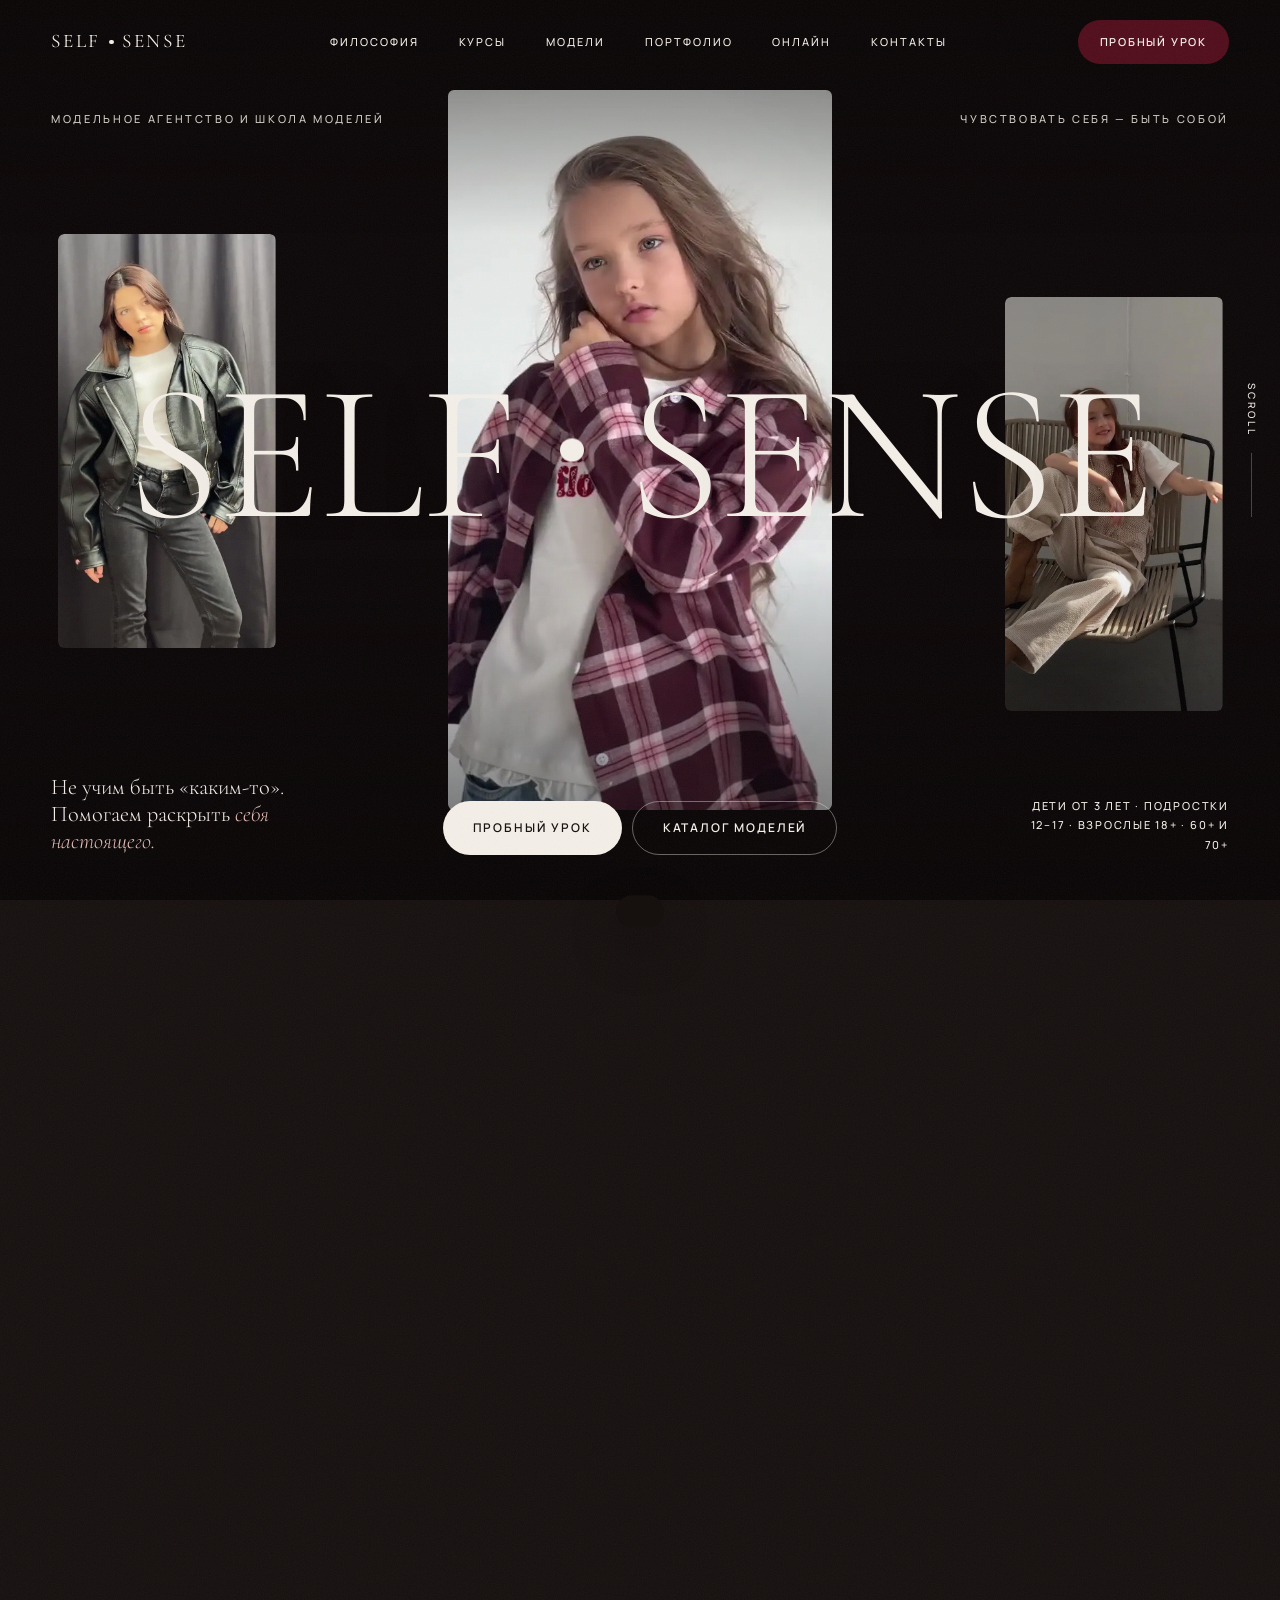
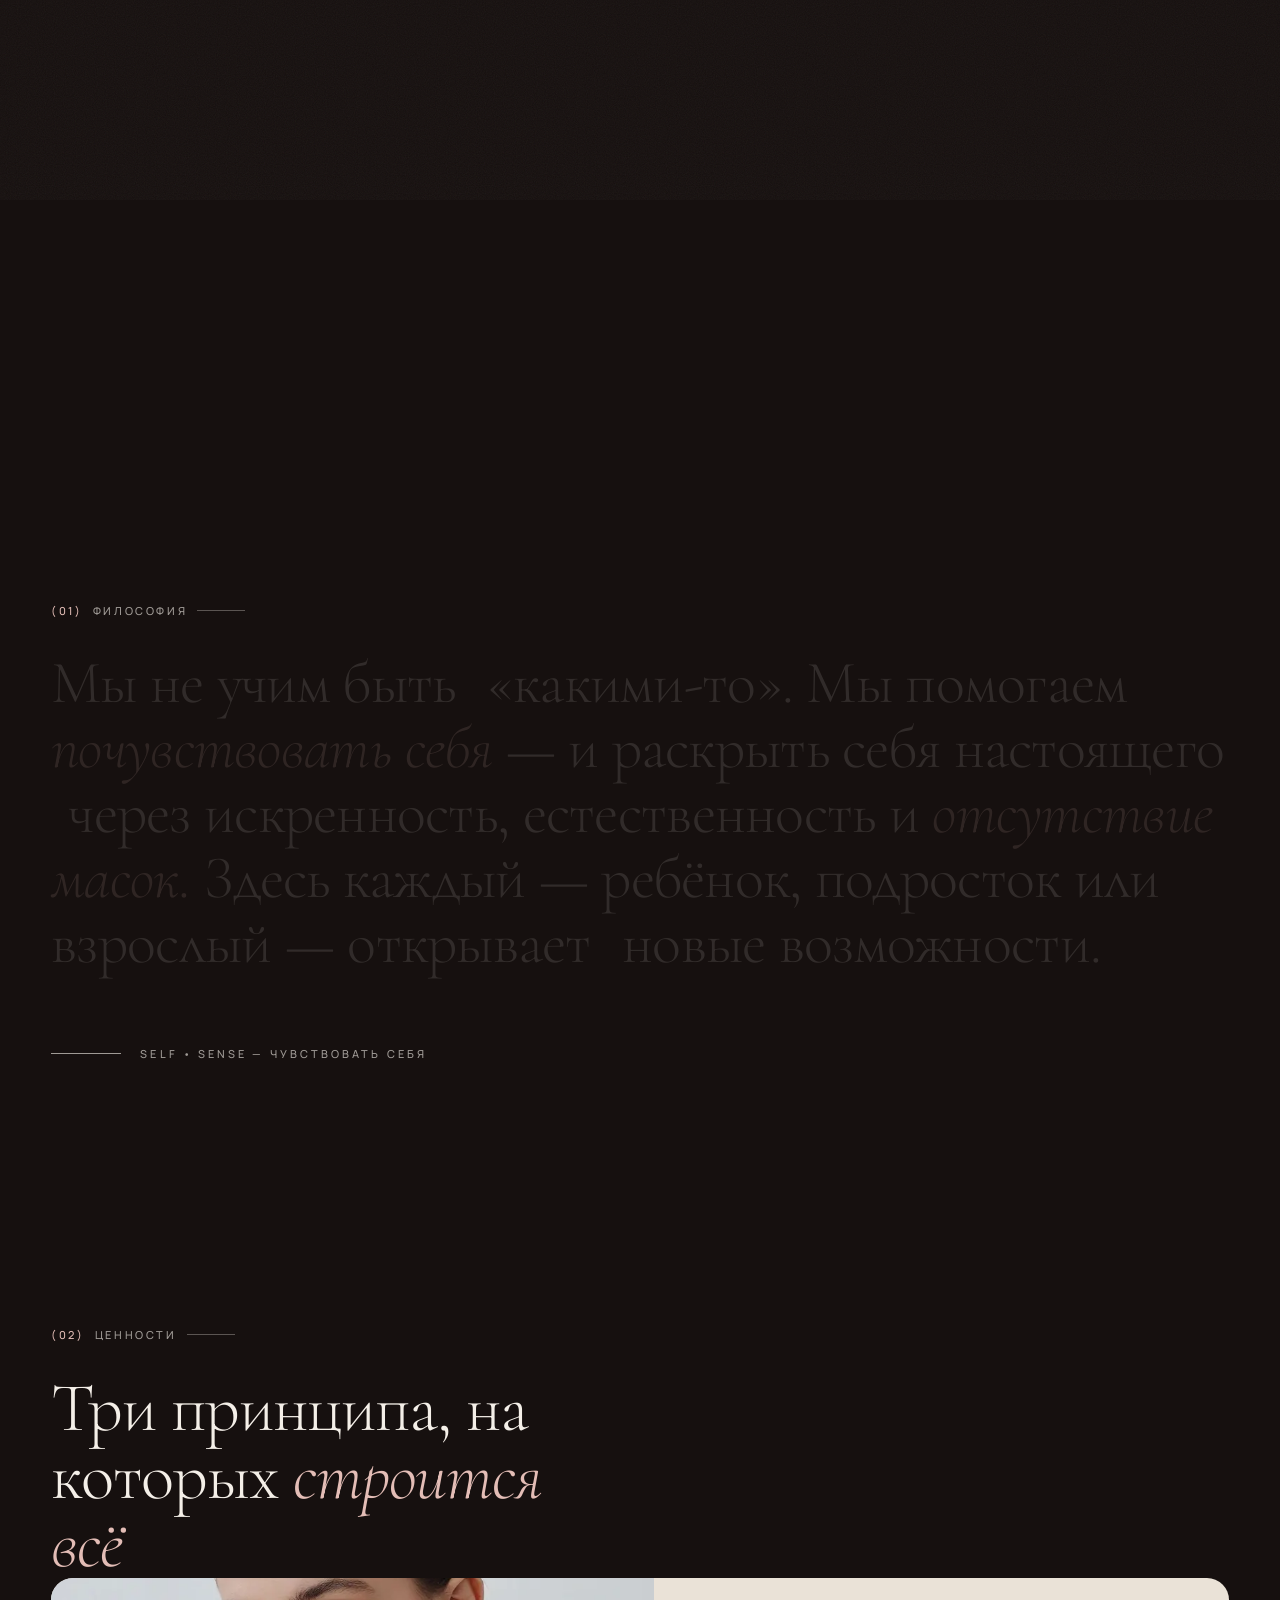
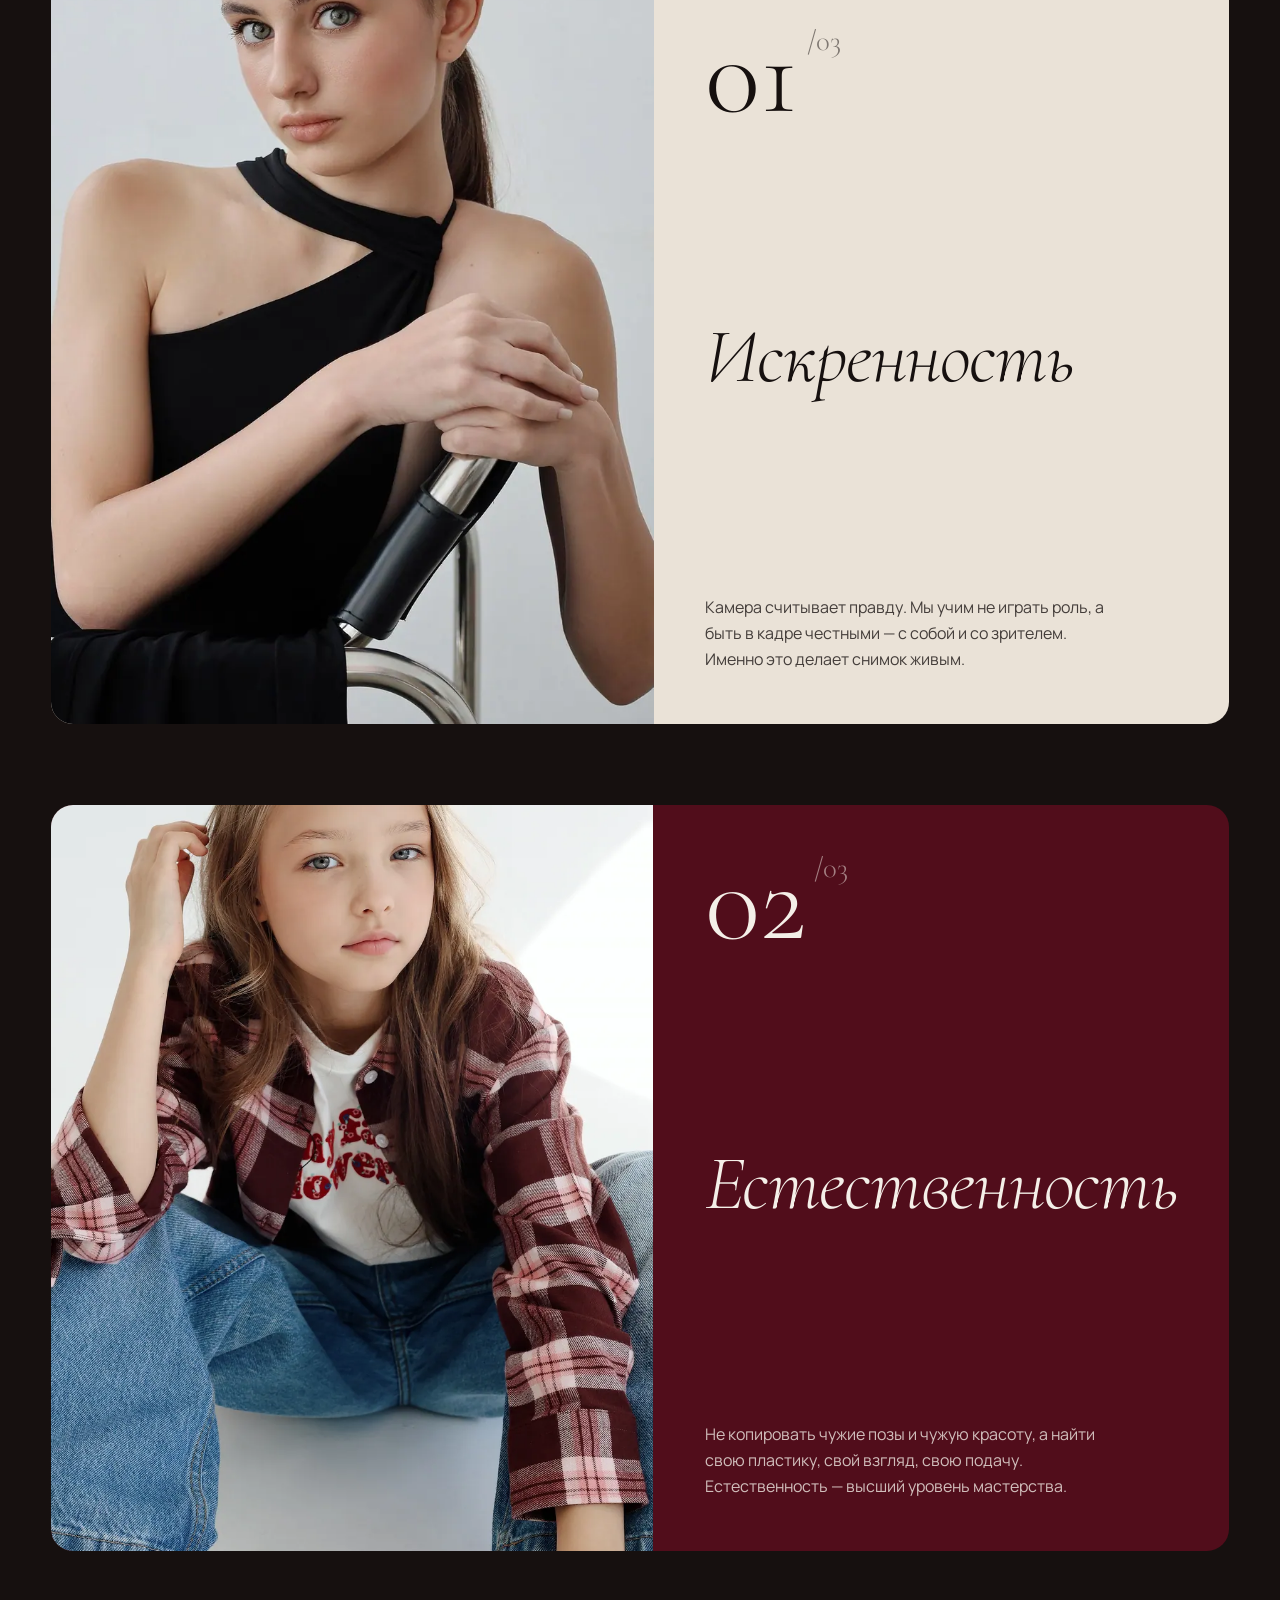
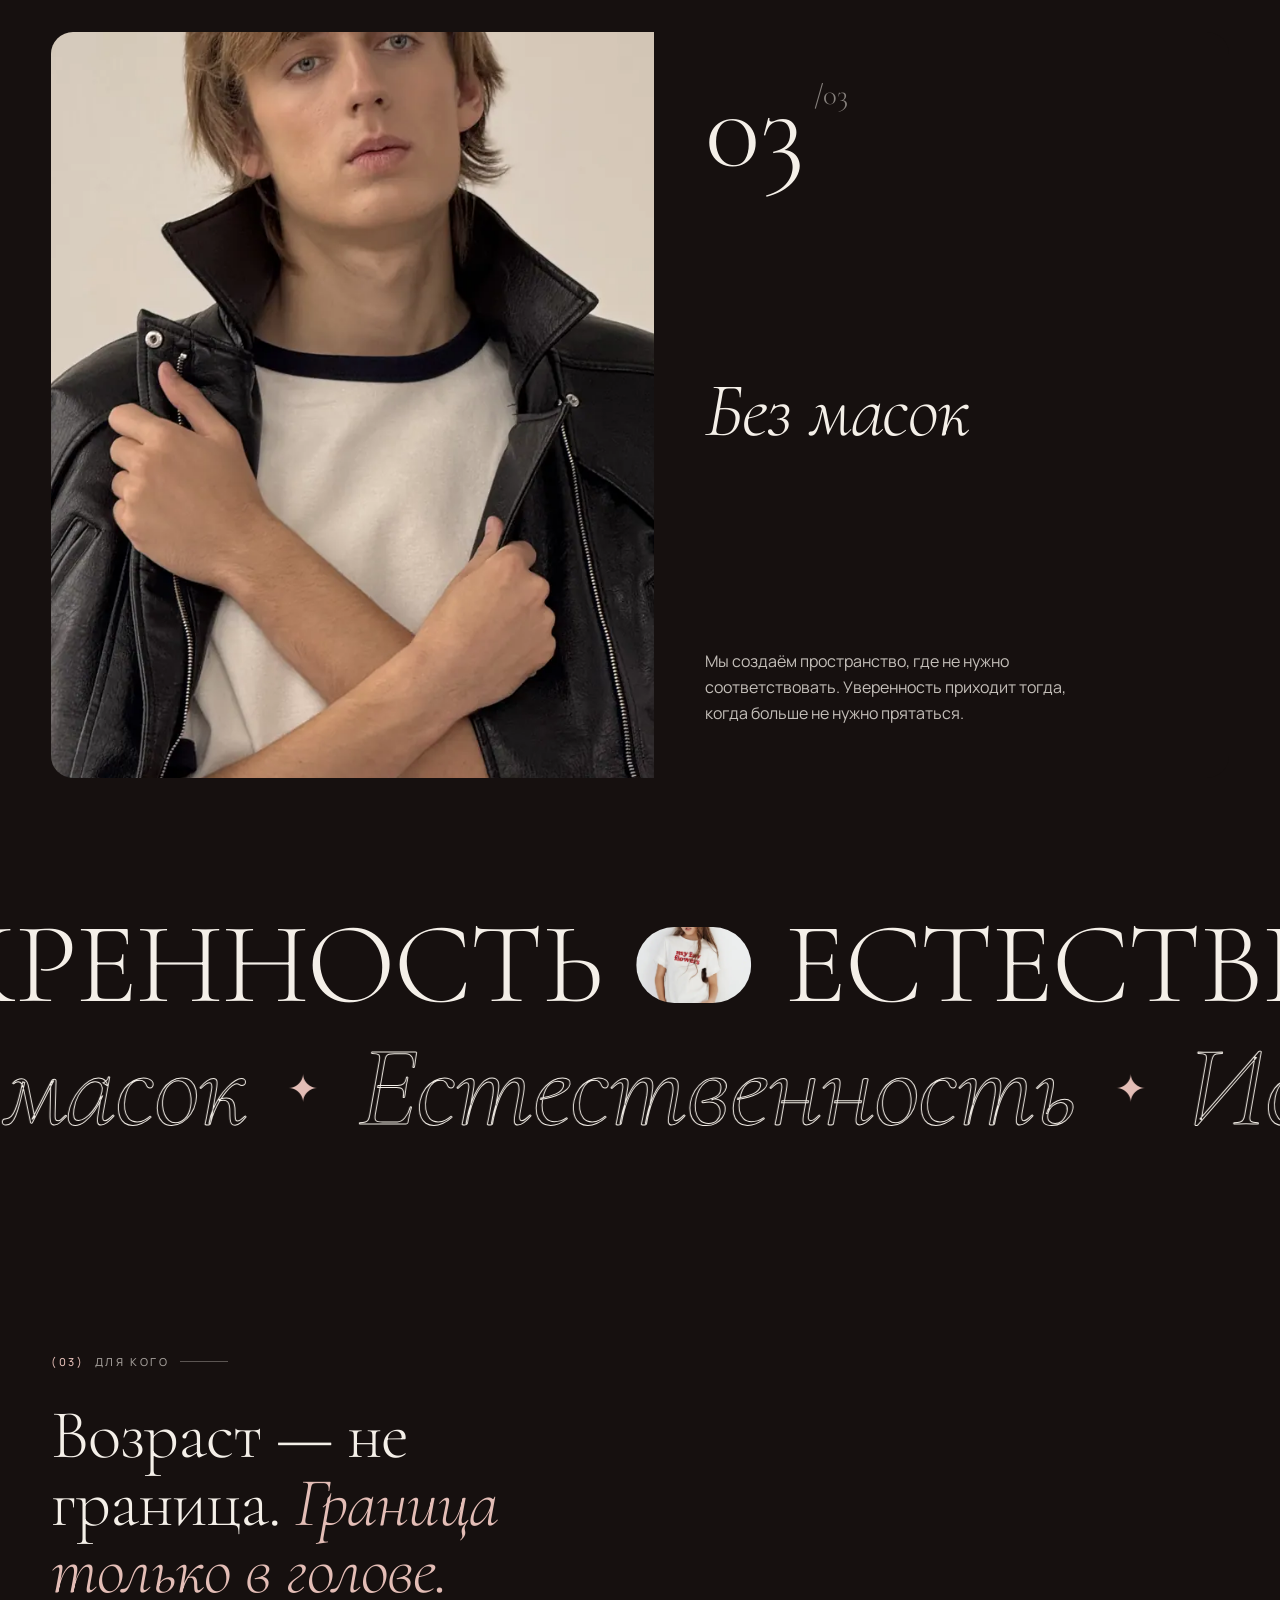
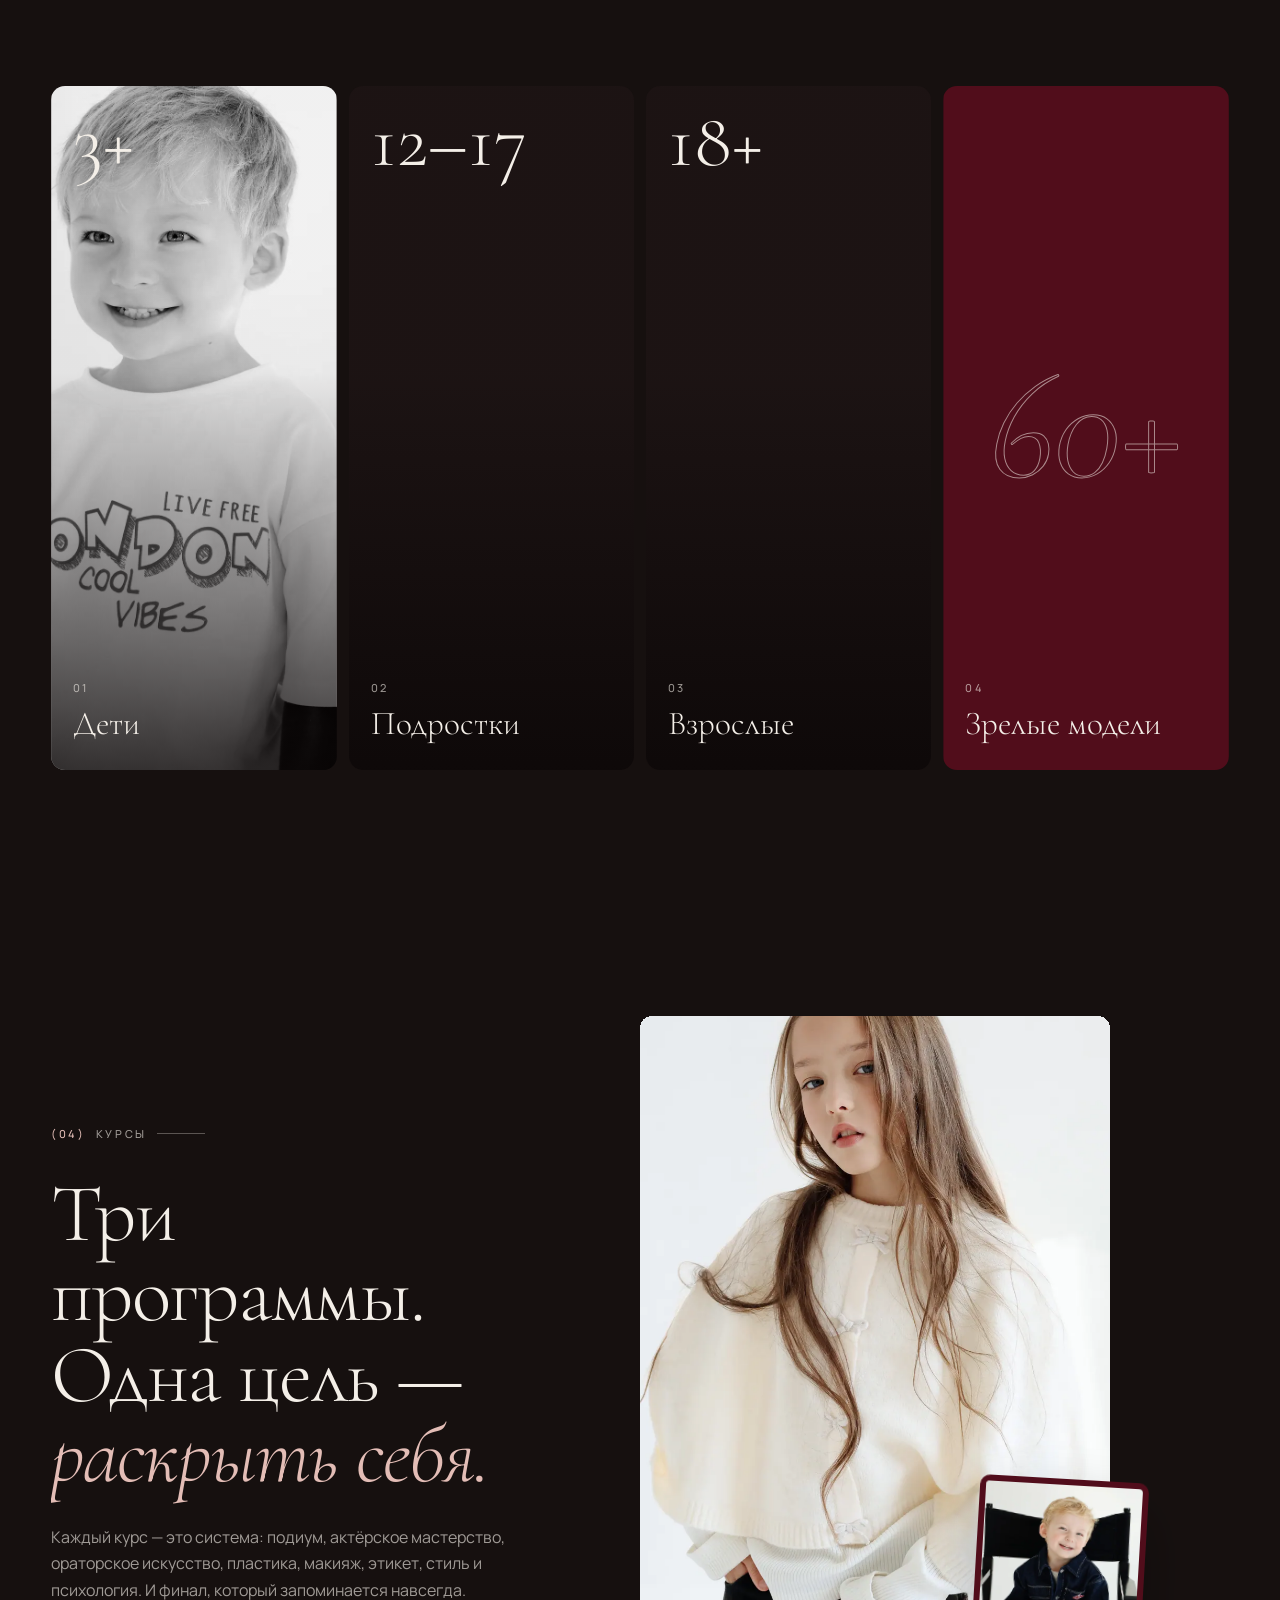
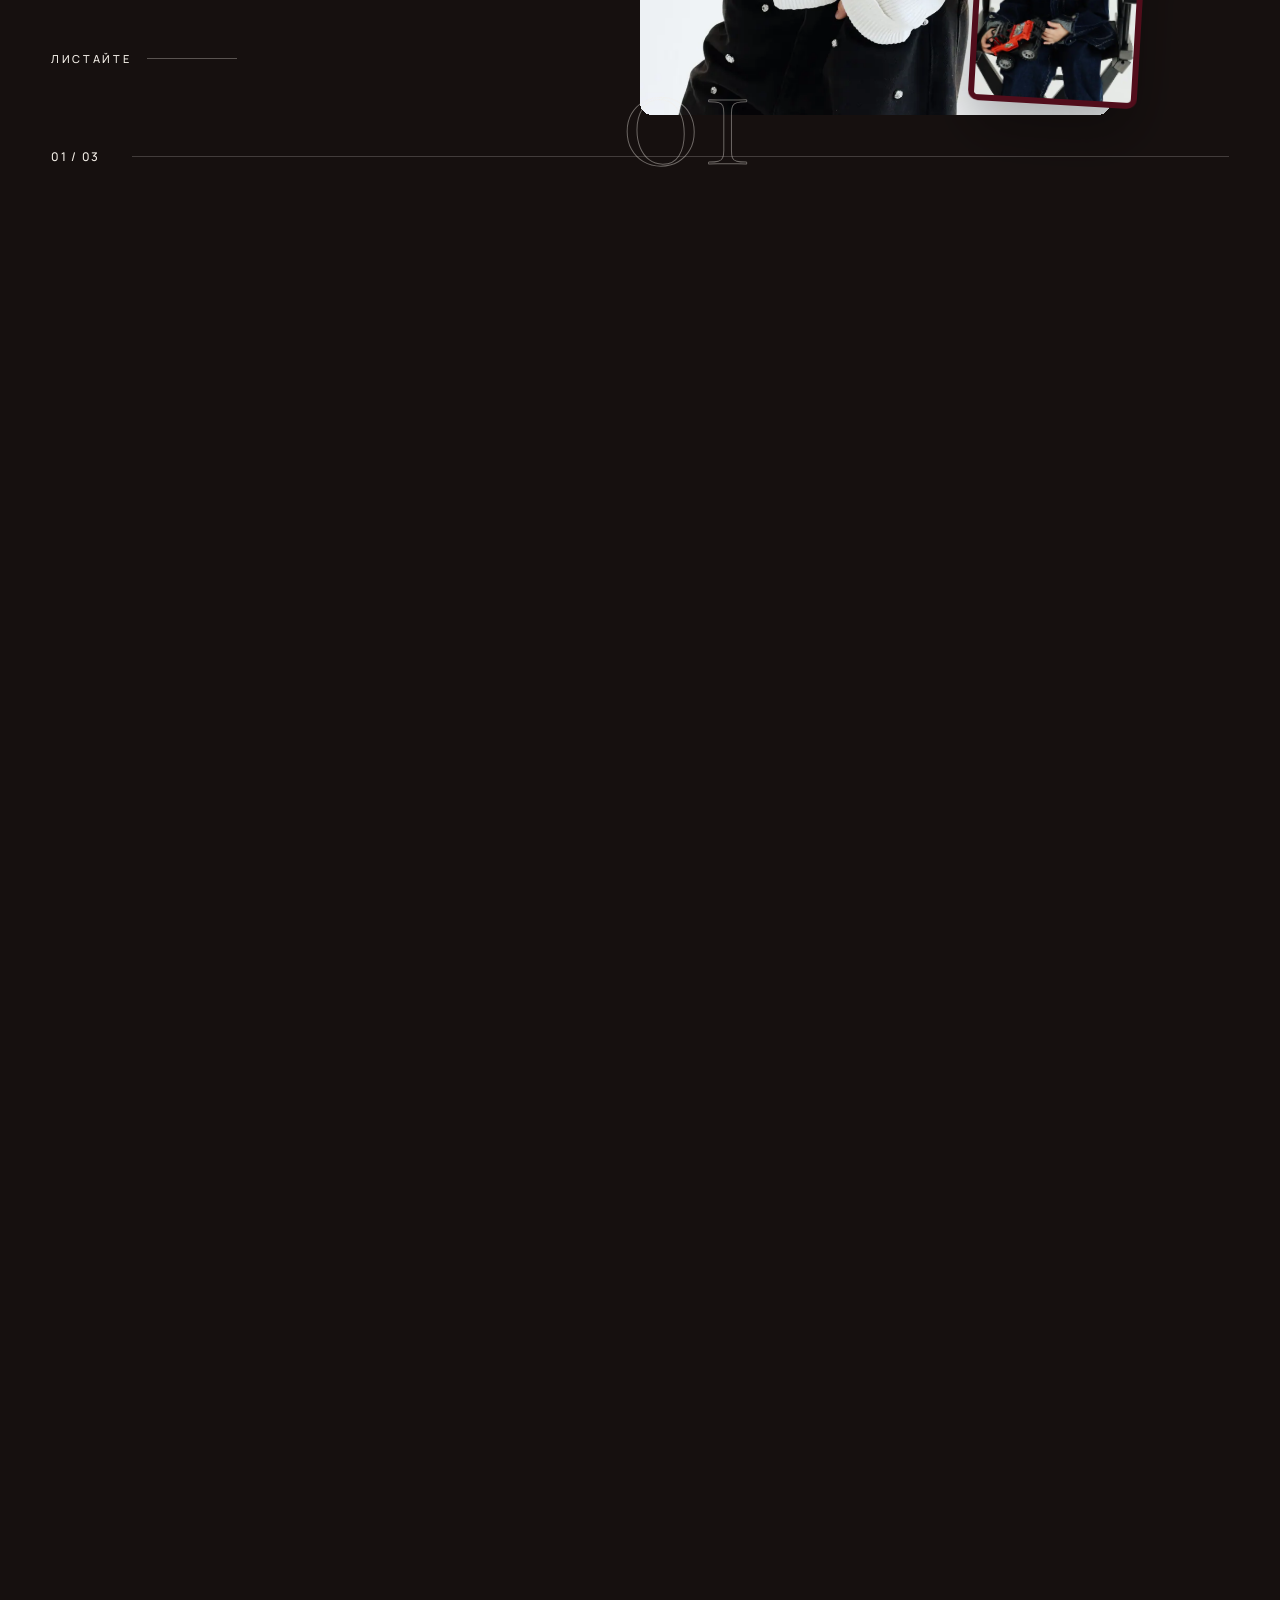
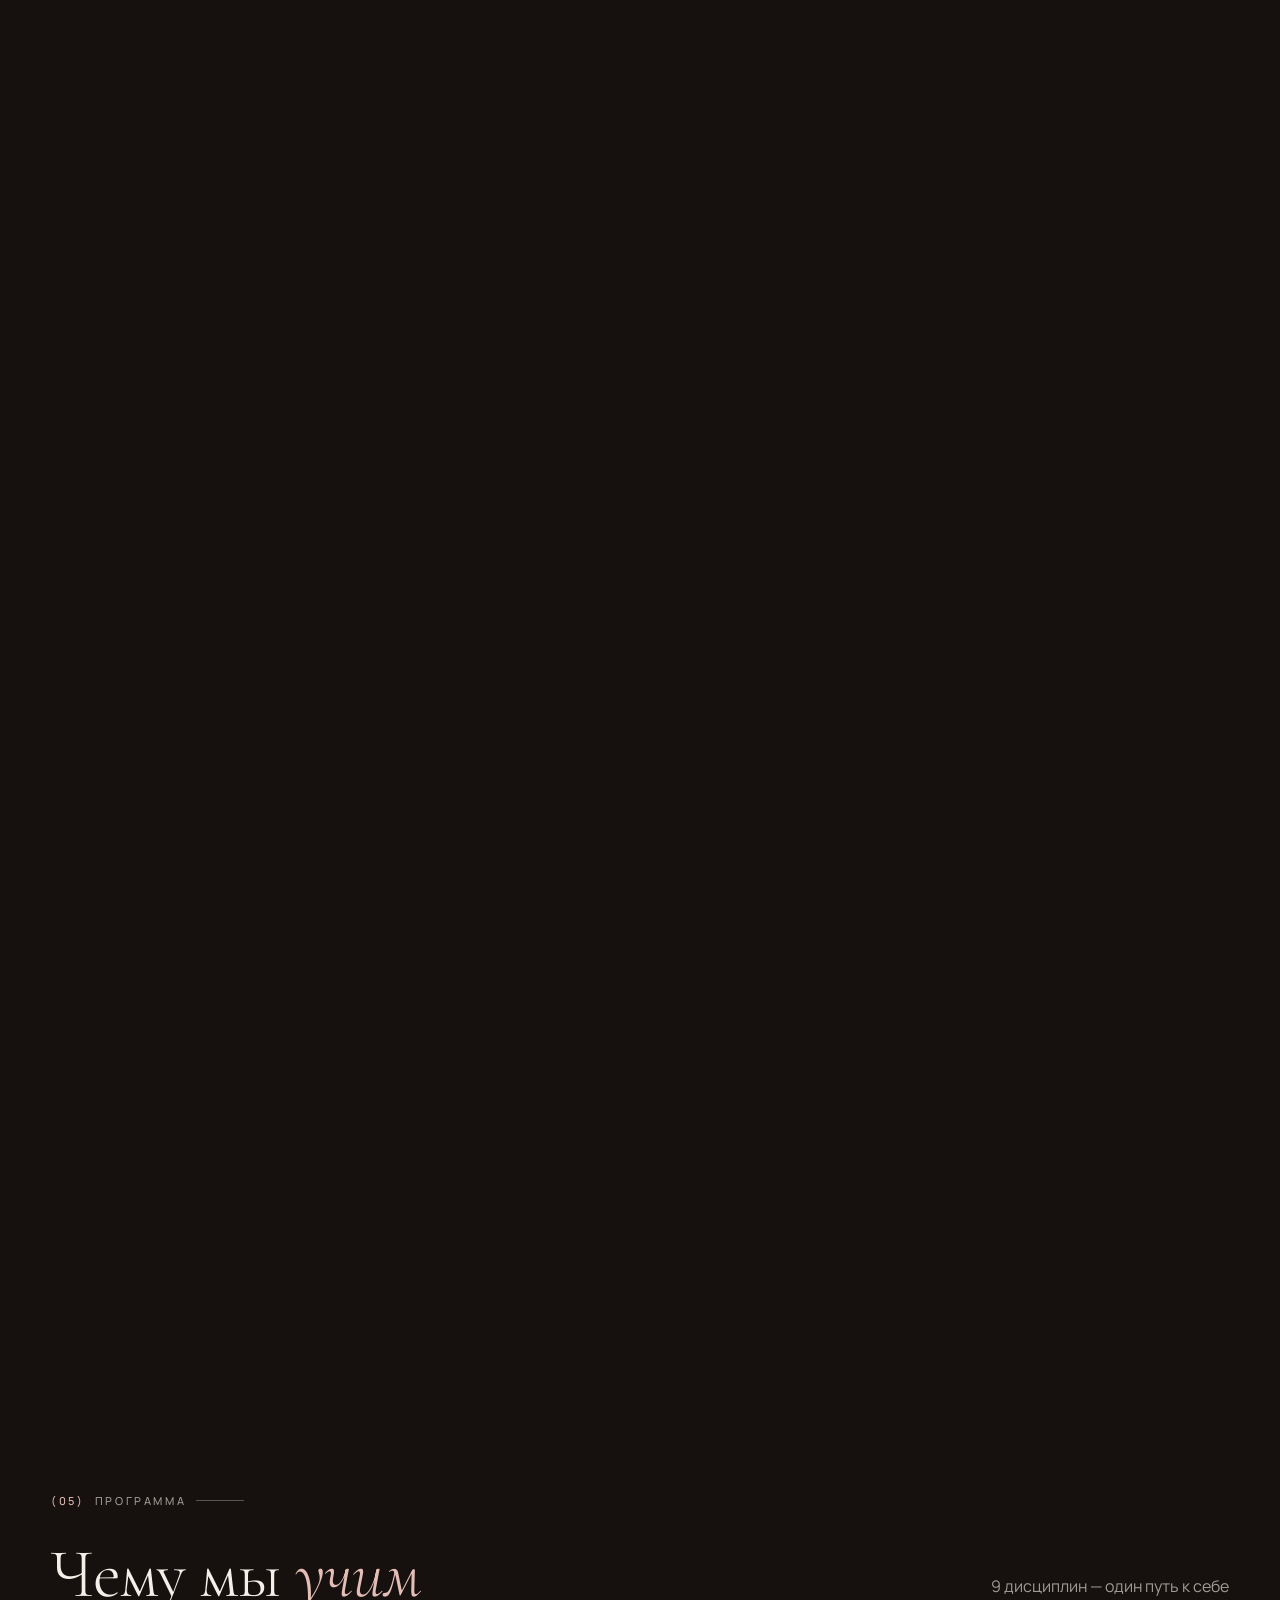
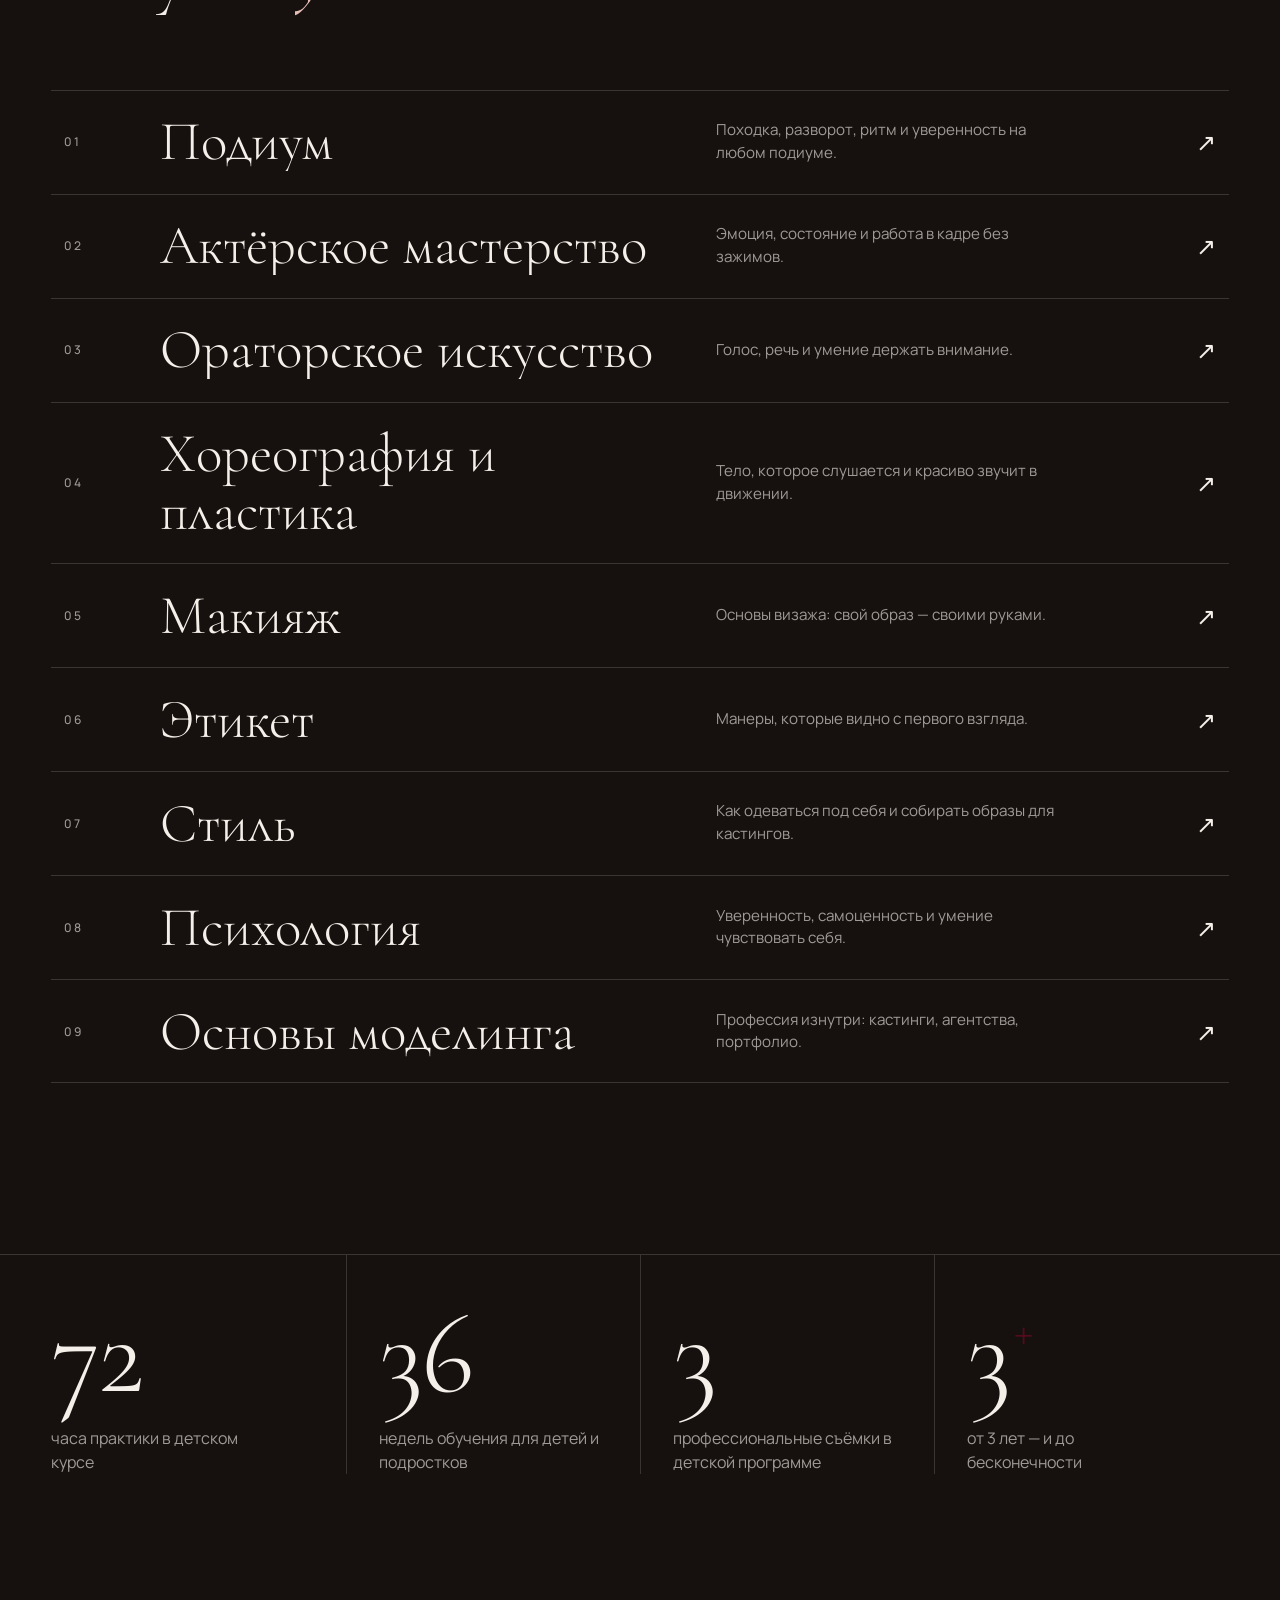
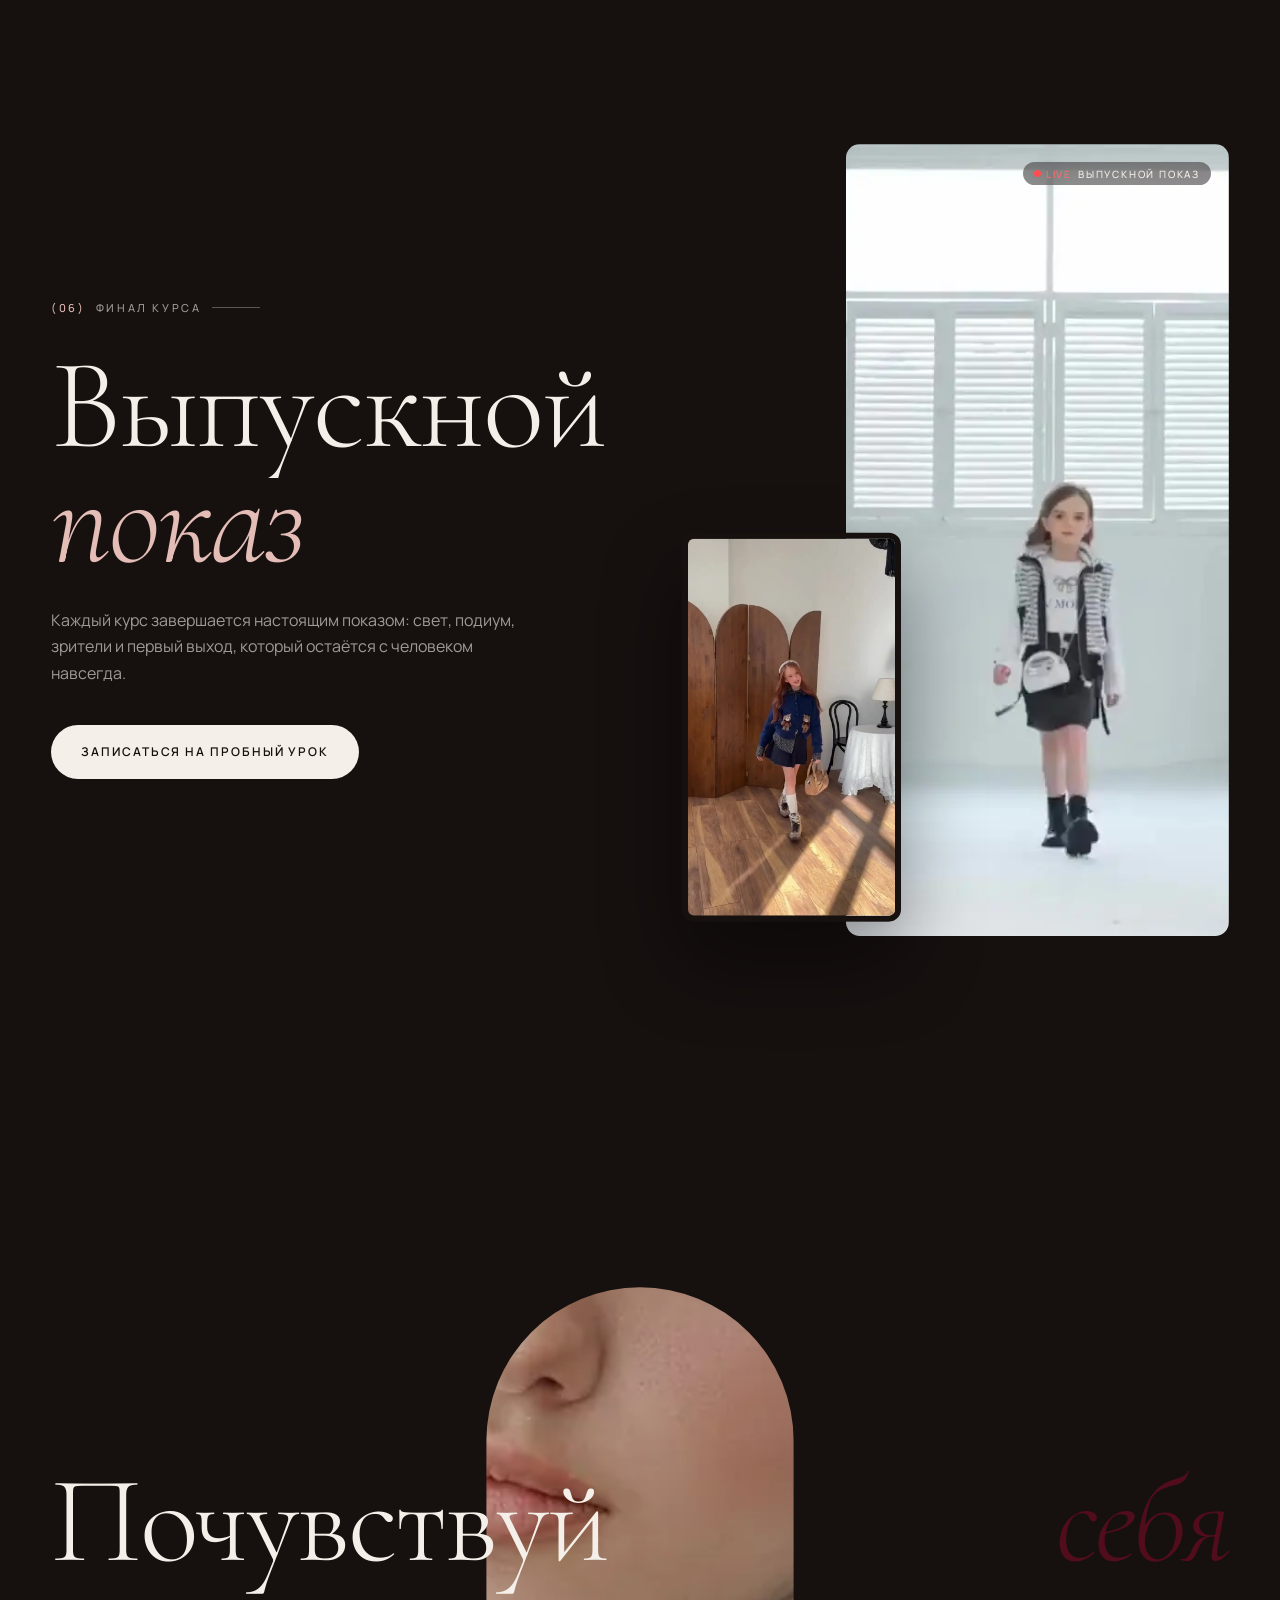
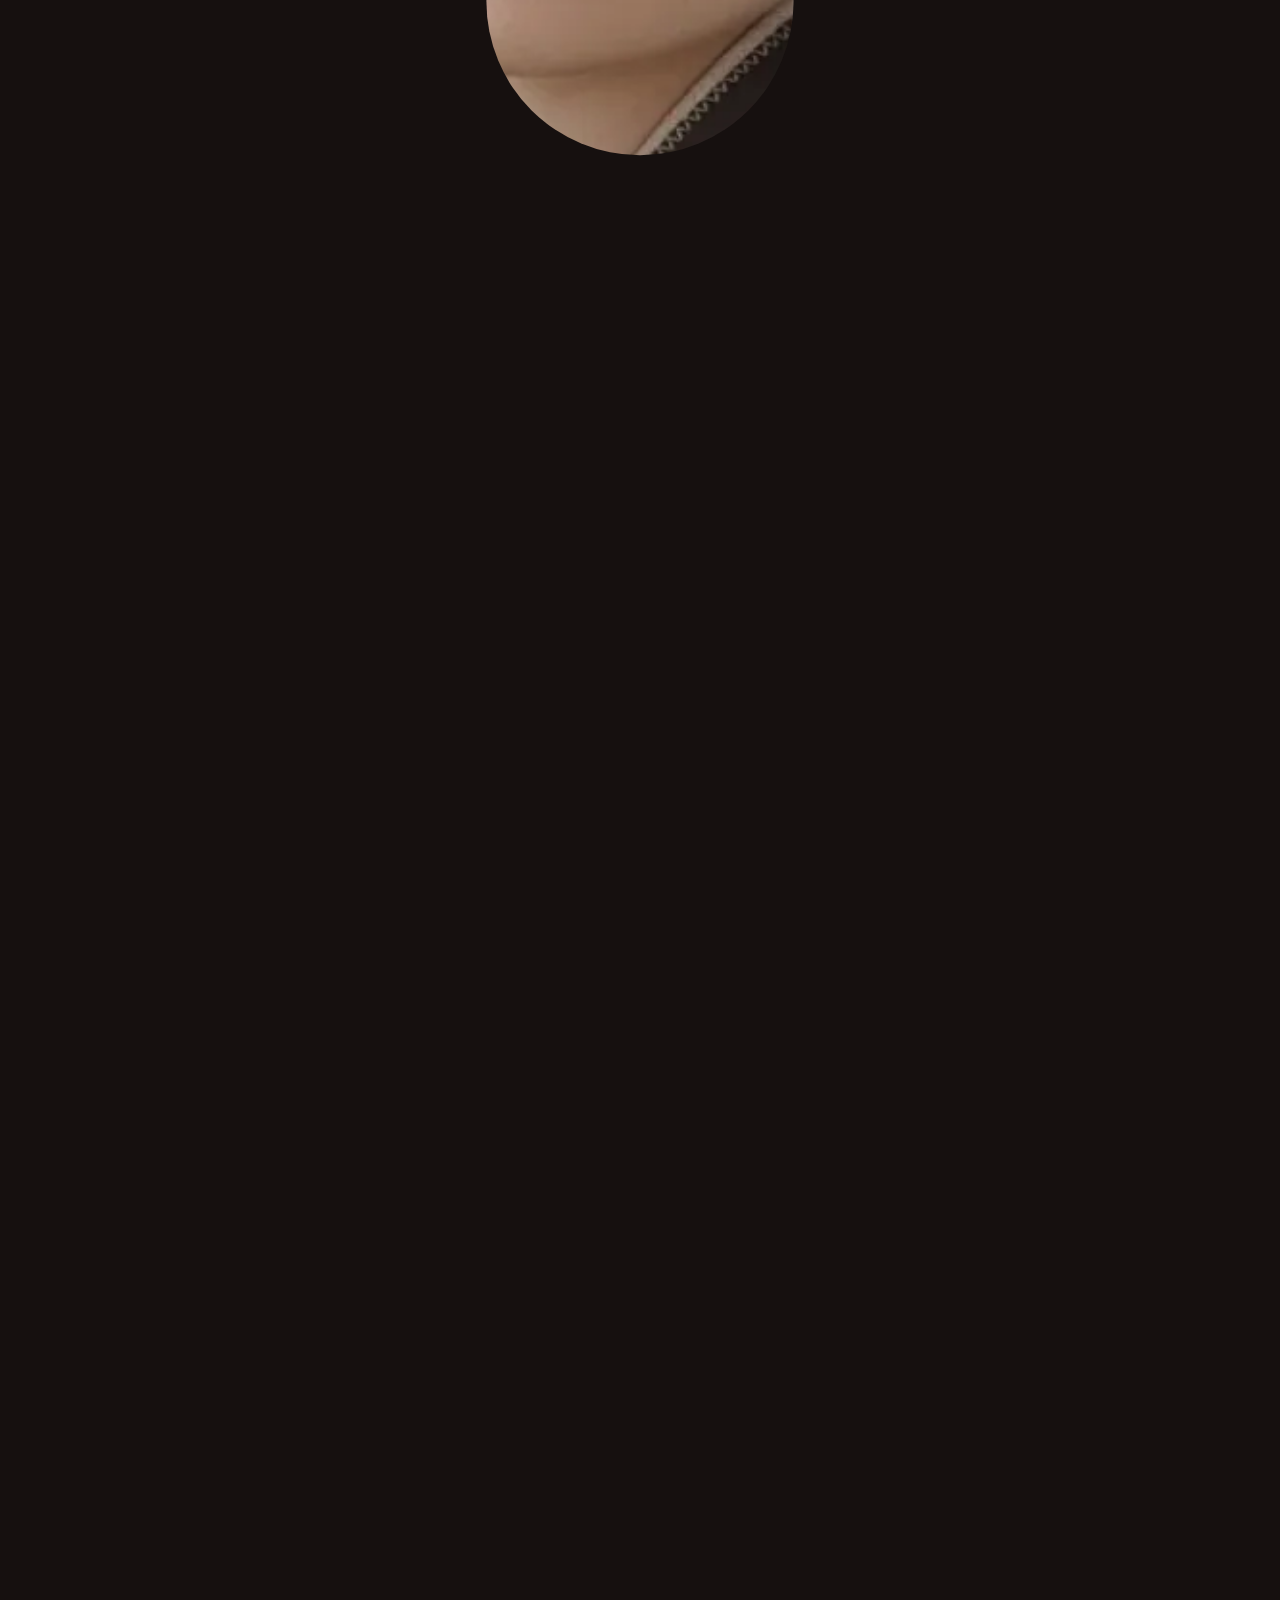
<file: index.html>
<!doctype html>
<html lang="ru">
<head>
<meta charset="utf-8">
<meta name="viewport" content="width=device-width, initial-scale=1, viewport-fit=cover">
<!--SEO-->
<title>SELF • SENSE — модельное агентство и школа моделей</title>
<meta name="description" content="Школа моделей и модельное агентство SELF • SENSE: курсы для детей от 3 лет, подростков и взрослых, съёмки портфолио, онлайн-продвижение для иногородних, каталог моделей.">
<meta property="og:title" content="SELF • SENSE — модельное агентство и школа моделей">
<meta property="og:description" content="Школа моделей и модельное агентство SELF • SENSE: курсы для детей от 3 лет, подростков и взрослых, съёмки портфолио, онлайн-продвижение для иногородних, каталог моделей.">
<meta property="og:image" content="media/brand/og.jpg">
<!--/SEO-->
<meta property="og:type" content="website">
<meta name="twitter:card" content="summary_large_image">
<meta name="theme-color" content="#16100F">
<link rel="icon" href="favicon.svg" type="image/svg+xml">
<link rel="preload" href="assets/fonts/cormorantgaramond-normal-cyrillic-2.woff2" as="font" type="font/woff2" crossorigin>
<link rel="preload" href="assets/fonts/manrope-normal-cyrillic-4.woff2" as="font" type="font/woff2" crossorigin>
<link rel="stylesheet" href="assets/css/fonts.css">
<link rel="stylesheet" href="assets/css/style.css">
</head>
<body class="is-loading" data-theme="dark">

<!-- Прелоадер -->
<div class="preloader" id="preloader" aria-hidden="true">
  <div class="preloader__inner">
    <div class="preloader__word"><span class="pl-l">S</span><span class="pl-l">E</span><span class="pl-l">L</span><span class="pl-l">F</span><span class="pl-dot"></span><span class="pl-l">S</span><span class="pl-l">E</span><span class="pl-l">N</span><span class="pl-l">S</span><span class="pl-l">E</span></div>
    <div class="preloader__sub">Модельное агентство &nbsp;|&nbsp; Школа моделей</div>
  </div>
  <div class="preloader__bar"><i></i></div>
  <div class="preloader__count"><span id="plCount">0</span>%</div>
</div>

<!-- Курсор -->
<div class="cursor" id="cursor" aria-hidden="true"><div class="cursor__ring"><span class="cursor__label"></span></div><div class="cursor__dot"></div></div>
<div class="scroll-progress" aria-hidden="true"><i id="scrollProgress"></i></div>
<div class="grain" aria-hidden="true"></div>

<!-- Шапка -->
<header class="header" id="header">
  <a href="#top" class="logo" data-scroll-to aria-label="SELF • SENSE — наверх">
    <span class="logo__l" data-brand-left>SELF</span><i class="logo__dot"></i><span class="logo__r" data-brand-right>SENSE</span>
  </a>
  <nav class="nav" id="nav" aria-label="Основная навигация"></nav>
  <div class="header__actions">
    <a href="#apply" class="btn btn--pill btn--accent magnetic" data-scroll-to data-prefill="trial"><span data-text="Пробный урок">Пробный урок</span></a>
    <button class="burger" id="burger" aria-label="Открыть меню" aria-expanded="false"><i></i><i></i></button>
  </div>
</header>

<!-- Мобильное меню -->
<div class="menu" id="menu" aria-hidden="true">
  <div class="menu__bg"></div>
  <nav class="menu__nav" id="menuNav"></nav>
  <div class="menu__foot" id="menuFoot"></div>
</div>

<main id="app" class="app"></main>
<footer class="footer" id="footer" data-theme="dark"></footer>

<!-- Профиль модели -->
<div class="modal" id="modelModal" role="dialog" aria-modal="true" aria-hidden="true" aria-labelledby="mmName">
  <div class="modal__shade" data-close></div>
  <div class="modal__panel">
    <button class="modal__close" data-close aria-label="Закрыть"><span></span><span></span></button>
    <div class="modal__scroll" data-lenis-prevent><div class="modal__body" id="modelModalBody"></div></div>
  </div>
</div>

<!-- Лайтбокс -->
<div class="lightbox" id="lightbox" aria-hidden="true">
  <button class="lightbox__close" data-lb-close aria-label="Закрыть"><span></span><span></span></button>
  <button class="lightbox__nav lightbox__prev" data-lb-prev aria-label="Назад">←</button>
  <img alt="" id="lightboxImg">
  <button class="lightbox__nav lightbox__next" data-lb-next aria-label="Вперёд">→</button>
  <div class="lightbox__count" id="lightboxCount"></div>
</div>

<div class="toast" id="toast" role="status" aria-live="polite"></div>

<noscript><div class="noscript">Для работы сайта включите JavaScript.</div></noscript>

<script src="assets/vendor/gsap.min.js" defer></script>
<script src="assets/vendor/ScrollTrigger.min.js" defer></script>
<script src="assets/vendor/lenis.min.js" defer></script>
<script src="assets/js/app.js" defer></script>
</body>
</html>
</file>
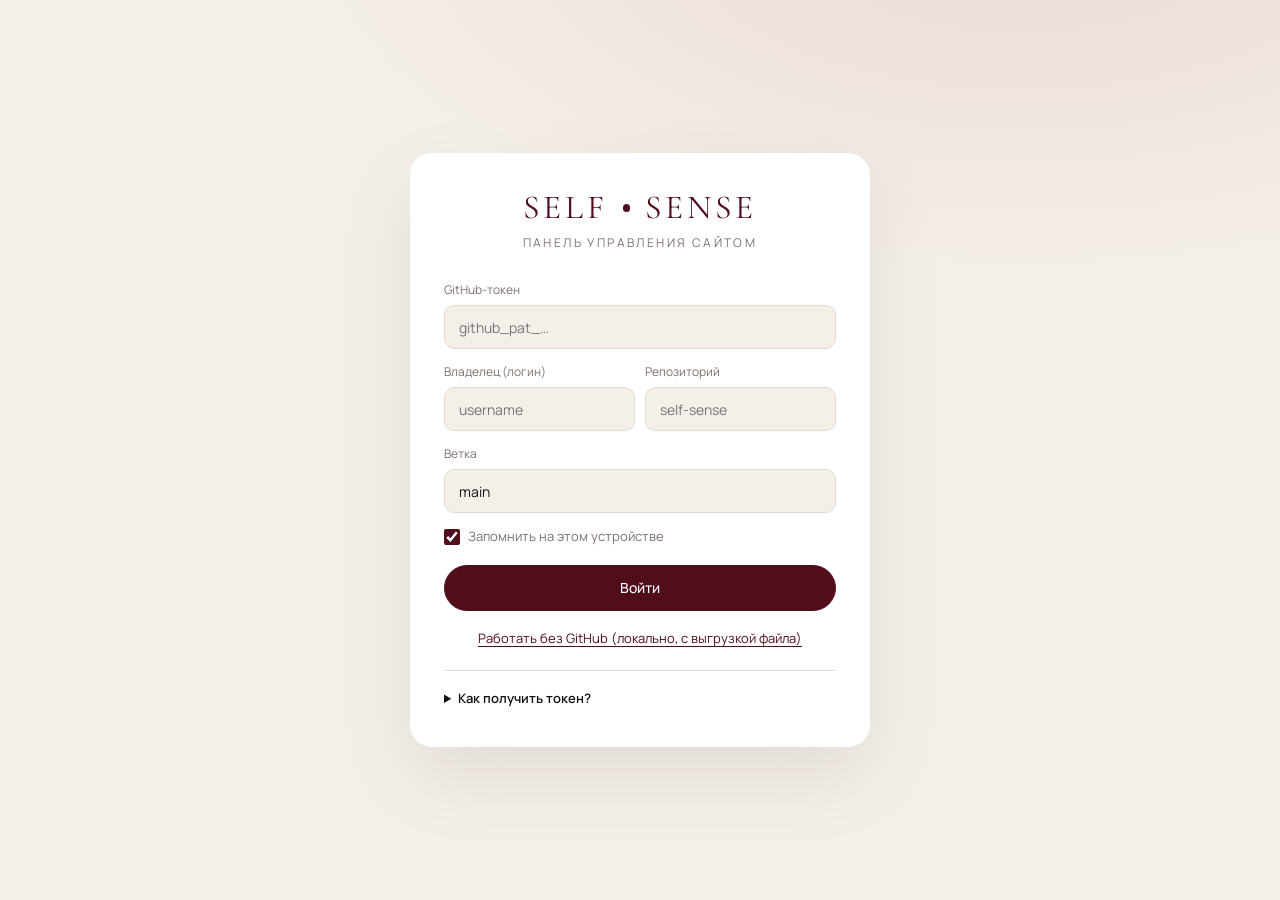
<file: admin/index.html>
<!doctype html>
<html lang="ru">
<head>
<meta charset="utf-8">
<meta name="viewport" content="width=device-width, initial-scale=1">
<meta name="robots" content="noindex, nofollow">
<title>Админка — SELF • SENSE</title>
<link rel="icon" href="../favicon.svg" type="image/svg+xml">
<link rel="stylesheet" href="../assets/css/fonts.css">
<link rel="stylesheet" href="admin.css">
</head>
<body>

<!-- Вход -->
<section class="login" id="login">
  <div class="login__card">
    <div class="login__logo">SELF <i></i> SENSE</div>
    <p class="login__sub">Панель управления сайтом</p>
    <form id="loginForm" autocomplete="off">
      <label class="f"><span>GitHub-токен</span><input type="password" name="token" placeholder="github_pat_…" autocomplete="off" required></label>
      <div class="f-row">
        <label class="f"><span>Владелец (логин)</span><input name="owner" placeholder="username" required></label>
        <label class="f"><span>Репозиторий</span><input name="repo" placeholder="self-sense" required></label>
      </div>
      <label class="f"><span>Ветка</span><input name="branch" value="main" required></label>
      <label class="check"><input type="checkbox" name="remember" checked><span>Запомнить на этом устройстве</span></label>
      <button class="a-btn a-btn--primary a-btn--wide" type="submit">Войти</button>
      <p class="login__err" id="loginErr" hidden></p>
    </form>
    <button class="a-link" id="localMode" type="button">Работать без GitHub (локально, с выгрузкой файла)</button>
    <details class="login__help">
      <summary>Как получить токен?</summary>
      <ol>
        <li>GitHub → аватар → <b>Settings</b> → <b>Developer settings</b> → <b>Personal access tokens</b> → <b>Fine-grained tokens</b> → <b>Generate new token</b>.</li>
        <li>Repository access: <b>Only select repositories</b> → выберите репозиторий сайта.</li>
        <li>Permissions → Repository permissions → <b>Contents: Read and write</b> (по желанию ещё <b>Pages: Read</b> — чтобы видеть статус публикации).</li>
        <li>Скопируйте токен и вставьте сюда. Токен хранится только в этом браузере.</li>
      </ol>
    </details>
  </div>
</section>

<!-- Приложение -->
<div class="app" id="app" hidden>
  <aside class="side" id="side">
    <div class="side__brand">SELF <i></i> SENSE <small>admin</small></div>
    <nav class="side__nav" id="sideNav"></nav>
    <div class="side__foot">
      <div class="side__repo" id="repoInfo"></div>
      <button class="a-link" id="logout">Выйти</button>
    </div>
  </aside>
  <div class="main">
    <header class="top">
      <button class="top__burger" id="sideToggle" aria-label="Меню">☰</button>
      <div class="top__title" id="topTitle"></div>
      <div class="top__status" id="status"><i></i><span>Загрузка…</span></div>
      <div class="top__actions">
        <button class="a-btn" id="previewBtn" title="Открыть сайт с текущими изменениями">Предпросмотр</button>
        <div class="dd">
          <button class="a-btn" id="moreBtn">⋯</button>
          <div class="dd__menu" id="moreMenu">
            <button data-act="download">Скачать content.json</button>
            <button data-act="upload">Загрузить content.json</button>
            <button data-act="reload">Перезагрузить с сервера</button>
            <a href="../" target="_blank" rel="noopener">Открыть сайт</a>
          </div>
        </div>
        <button class="a-btn a-btn--primary" id="publishBtn">Опубликовать</button>
      </div>
    </header>
    <div class="content" id="content"></div>
  </div>
</div>

<!-- Медиатека -->
<div class="lib" id="lib" hidden>
  <div class="lib__shade" data-lib-close></div>
  <div class="lib__panel">
    <div class="lib__head">
      <h3>Медиатека</h3>
      <div class="lib__tabs"><button class="is-on" data-lib-tab="img">Фото</button><button data-lib-tab="video">Видео</button></div>
      <input class="lib__search" type="search" placeholder="Поиск по имени файла">
      <label class="a-btn a-btn--primary lib__up">Загрузить<input type="file" id="libUpload" multiple hidden></label>
      <button class="lib__x" data-lib-close aria-label="Закрыть">×</button>
    </div>
    <div class="lib__grid" id="libGrid"></div>
    <div class="lib__foot"><span id="libCount"></span><button class="a-btn a-btn--primary" id="libChoose" disabled>Выбрать</button></div>
  </div>
</div>

<input type="file" id="jsonUpload" accept="application/json,.json" hidden>
<div class="toasts" id="toasts"></div>
<div class="busy" id="busy" hidden><div class="busy__box"><i></i><span id="busyText">Сохраняем…</span></div></div>

<script src="admin.js"></script>
</body>
</html>
</file>
<file: assets/css/fonts.css>
@font-face{font-family:'Cormorant Garamond';font-style:italic;font-weight:300;font-display:swap;src:url(../fonts/cormorantgaramond-italic-cyrillic-0.woff2) format('woff2');unicode-range:U+0301, U+0400-045F, U+0490-0491, U+04B0-04B1, U+2116;}
@font-face{font-family:'Cormorant Garamond';font-style:italic;font-weight:300;font-display:swap;src:url(../fonts/cormorantgaramond-italic-latin-1.woff2) format('woff2');unicode-range:U+0000-00FF, U+0131, U+0152-0153, U+02BB-02BC, U+02C6, U+02DA, U+02DC, U+0304, U+0308, U+0329, U+2000-206F, U+20AC, U+2122, U+2191, U+2193, U+2212, U+2215, U+FEFF, U+FFFD;}
@font-face{font-family:'Cormorant Garamond';font-style:italic;font-weight:400;font-display:swap;src:url(../fonts/cormorantgaramond-italic-cyrillic-0.woff2) format('woff2');unicode-range:U+0301, U+0400-045F, U+0490-0491, U+04B0-04B1, U+2116;}
@font-face{font-family:'Cormorant Garamond';font-style:italic;font-weight:400;font-display:swap;src:url(../fonts/cormorantgaramond-italic-latin-1.woff2) format('woff2');unicode-range:U+0000-00FF, U+0131, U+0152-0153, U+02BB-02BC, U+02C6, U+02DA, U+02DC, U+0304, U+0308, U+0329, U+2000-206F, U+20AC, U+2122, U+2191, U+2193, U+2212, U+2215, U+FEFF, U+FFFD;}
@font-face{font-family:'Cormorant Garamond';font-style:normal;font-weight:300;font-display:swap;src:url(../fonts/cormorantgaramond-normal-cyrillic-2.woff2) format('woff2');unicode-range:U+0301, U+0400-045F, U+0490-0491, U+04B0-04B1, U+2116;}
@font-face{font-family:'Cormorant Garamond';font-style:normal;font-weight:300;font-display:swap;src:url(../fonts/cormorantgaramond-normal-latin-3.woff2) format('woff2');unicode-range:U+0000-00FF, U+0131, U+0152-0153, U+02BB-02BC, U+02C6, U+02DA, U+02DC, U+0304, U+0308, U+0329, U+2000-206F, U+20AC, U+2122, U+2191, U+2193, U+2212, U+2215, U+FEFF, U+FFFD;}
@font-face{font-family:'Cormorant Garamond';font-style:normal;font-weight:400;font-display:swap;src:url(../fonts/cormorantgaramond-normal-cyrillic-2.woff2) format('woff2');unicode-range:U+0301, U+0400-045F, U+0490-0491, U+04B0-04B1, U+2116;}
@font-face{font-family:'Cormorant Garamond';font-style:normal;font-weight:400;font-display:swap;src:url(../fonts/cormorantgaramond-normal-latin-3.woff2) format('woff2');unicode-range:U+0000-00FF, U+0131, U+0152-0153, U+02BB-02BC, U+02C6, U+02DA, U+02DC, U+0304, U+0308, U+0329, U+2000-206F, U+20AC, U+2122, U+2191, U+2193, U+2212, U+2215, U+FEFF, U+FFFD;}
@font-face{font-family:'Cormorant Garamond';font-style:normal;font-weight:500;font-display:swap;src:url(../fonts/cormorantgaramond-normal-cyrillic-2.woff2) format('woff2');unicode-range:U+0301, U+0400-045F, U+0490-0491, U+04B0-04B1, U+2116;}
@font-face{font-family:'Cormorant Garamond';font-style:normal;font-weight:500;font-display:swap;src:url(../fonts/cormorantgaramond-normal-latin-3.woff2) format('woff2');unicode-range:U+0000-00FF, U+0131, U+0152-0153, U+02BB-02BC, U+02C6, U+02DA, U+02DC, U+0304, U+0308, U+0329, U+2000-206F, U+20AC, U+2122, U+2191, U+2193, U+2212, U+2215, U+FEFF, U+FFFD;}
@font-face{font-family:'Manrope';font-style:normal;font-weight:300;font-display:swap;src:url(../fonts/manrope-normal-cyrillic-4.woff2) format('woff2');unicode-range:U+0301, U+0400-045F, U+0490-0491, U+04B0-04B1, U+2116;}
@font-face{font-family:'Manrope';font-style:normal;font-weight:300;font-display:swap;src:url(../fonts/manrope-normal-latin-5.woff2) format('woff2');unicode-range:U+0000-00FF, U+0131, U+0152-0153, U+02BB-02BC, U+02C6, U+02DA, U+02DC, U+0304, U+0308, U+0329, U+2000-206F, U+20AC, U+2122, U+2191, U+2193, U+2212, U+2215, U+FEFF, U+FFFD;}
@font-face{font-family:'Manrope';font-style:normal;font-weight:400;font-display:swap;src:url(../fonts/manrope-normal-cyrillic-4.woff2) format('woff2');unicode-range:U+0301, U+0400-045F, U+0490-0491, U+04B0-04B1, U+2116;}
@font-face{font-family:'Manrope';font-style:normal;font-weight:400;font-display:swap;src:url(../fonts/manrope-normal-latin-5.woff2) format('woff2');unicode-range:U+0000-00FF, U+0131, U+0152-0153, U+02BB-02BC, U+02C6, U+02DA, U+02DC, U+0304, U+0308, U+0329, U+2000-206F, U+20AC, U+2122, U+2191, U+2193, U+2212, U+2215, U+FEFF, U+FFFD;}
@font-face{font-family:'Manrope';font-style:normal;font-weight:500;font-display:swap;src:url(../fonts/manrope-normal-cyrillic-4.woff2) format('woff2');unicode-range:U+0301, U+0400-045F, U+0490-0491, U+04B0-04B1, U+2116;}
@font-face{font-family:'Manrope';font-style:normal;font-weight:500;font-display:swap;src:url(../fonts/manrope-normal-latin-5.woff2) format('woff2');unicode-range:U+0000-00FF, U+0131, U+0152-0153, U+02BB-02BC, U+02C6, U+02DA, U+02DC, U+0304, U+0308, U+0329, U+2000-206F, U+20AC, U+2122, U+2191, U+2193, U+2212, U+2215, U+FEFF, U+FFFD;}
@font-face{font-family:'Manrope';font-style:normal;font-weight:600;font-display:swap;src:url(../fonts/manrope-normal-cyrillic-4.woff2) format('woff2');unicode-range:U+0301, U+0400-045F, U+0490-0491, U+04B0-04B1, U+2116;}
@font-face{font-family:'Manrope';font-style:normal;font-weight:600;font-display:swap;src:url(../fonts/manrope-normal-latin-5.woff2) format('woff2');unicode-range:U+0000-00FF, U+0131, U+0152-0153, U+02BB-02BC, U+02C6, U+02DA, U+02DC, U+0304, U+0308, U+0329, U+2000-206F, U+20AC, U+2122, U+2191, U+2193, U+2212, U+2215, U+FEFF, U+FFFD;}
</file>
<file: assets/css/style.css>
/* =========================================================
   SELF • SENSE — стили сайта
   ========================================================= */
:root {
  --paper: #F4EFE8;
  --paper-2: #EAE2D7;
  --ink: #16100F;
  --accent: #510D1B;
  --accent-2: #9C3A4E;
  --rose: #E3BDB6;
  --serif: 'Cormorant Garamond', 'Cormorant', 'Times New Roman', serif;
  --sans: 'Manrope', system-ui, -apple-system, 'Segoe UI', Roboto, sans-serif;
  --ease: cubic-bezier(.16, 1, .3, 1);
  --ease-io: cubic-bezier(.76, 0, .24, 1);
  --gutter: clamp(20px, 4vw, 72px);
  --header-h: 84px;
  --radius: 14px;

  --bg: var(--ink);
  --fg: var(--paper);
  --fg-mute: rgba(244, 239, 232, .62);
  --line: rgba(244, 239, 232, .16);
  --em: var(--rose);
}
body[data-theme="light"] { --bg: var(--paper); --fg: var(--ink); --fg-mute: rgba(22, 16, 15, .62); --line: rgba(22, 16, 15, .14); --em: var(--accent); }
body[data-theme="wine"] { --bg: var(--accent); --fg: var(--paper); --fg-mute: rgba(244, 239, 232, .7); --line: rgba(244, 239, 232, .2); --em: var(--rose); }

*, *::before, *::after { box-sizing: border-box; margin: 0; padding: 0; }
html { -webkit-text-size-adjust: 100%; scroll-behavior: auto; font-variant-numeric: lining-nums; font-feature-settings: "lnum" 1; }
html.lenis, html.lenis body { height: auto; }
.lenis.lenis-smooth { scroll-behavior: auto !important; }
.lenis.lenis-stopped { overflow: hidden; }
body {
  background: var(--bg); color: var(--fg);
  font: 400 16px/1.55 var(--sans);
  -webkit-font-smoothing: antialiased; -moz-osx-font-smoothing: grayscale;
  transition: background-color .9s var(--ease), color .9s var(--ease);
  overflow-x: hidden;
}
body.is-loading, body.modal-open { overflow: hidden; }
img, video, svg { display: block; max-width: 100%; }
a { color: inherit; text-decoration: none; }
button { font: inherit; color: inherit; background: none; border: 0; cursor: pointer; }
ul, ol { list-style: none; }
input, select, textarea { font: inherit; color: inherit; }
[hidden] { display: none !important; }
::selection { background: var(--accent); color: var(--paper); }
em { font-style: italic; }
.container { padding-inline: var(--gutter); }

body.has-cursor, body.has-cursor a, body.has-cursor button, body.has-cursor label, body.has-cursor .mcard, body.has-cursor [data-cursor] { cursor: none; }

/* ---------- зерно ---------- */
.grain {
  position: fixed; inset: -100%; z-index: 150; pointer-events: none; opacity: .055;
  background-image: url("data:image/svg+xml,%3Csvg xmlns='http://www.w3.org/2000/svg' width='220' height='220'%3E%3Cfilter id='n'%3E%3CfeTurbulence type='fractalNoise' baseFrequency='.9' numOctaves='3' stitchTiles='stitch'/%3E%3C/filter%3E%3Crect width='100%25' height='100%25' filter='url(%23n)'/%3E%3C/svg%3E");
  animation: grain 1.2s steps(6) infinite;
}
@keyframes grain { 0%,100% { transform: translate(0,0) } 20% { transform: translate(-3%,2%) } 40% { transform: translate(2%,-3%) } 60% { transform: translate(-2%,-1%) } 80% { transform: translate(3%,3%) } }

/* ---------- прогресс ---------- */
.scroll-progress { position: fixed; top: 0; left: 0; right: 0; height: 2px; z-index: 70; pointer-events: none; }
.scroll-progress i { display: block; height: 100%; background: var(--accent); transform: scaleX(0); transform-origin: left; }
body[data-theme="wine"] .scroll-progress i { background: var(--paper); }

/* ---------- прелоадер ---------- */
.preloader { position: fixed; inset: 0; z-index: 200; background: var(--paper); color: var(--accent); display: grid; place-items: center; clip-path: inset(0% 0% 0% 0%); }
.preloader__inner { display: flex; flex-direction: column; align-items: center; }
.preloader__word { display: flex; align-items: center; font: 300 clamp(3rem, 9vw, 9.5rem)/1 var(--serif); overflow: hidden; padding: .08em 0; letter-spacing: .02em; }
.pl-l { display: inline-block; opacity: 0; }
.pl-dot { display: inline-block; width: .12em; height: .12em; border-radius: 50%; background: currentColor; margin: 0 .24em; transform: scale(0); }
.preloader__sub { margin-top: 1.3rem; font: 500 clamp(9px, 1vw, 12px)/1 var(--sans); letter-spacing: .34em; text-transform: uppercase; opacity: 0; transform: translateY(12px); text-align: center; }
.preloader__bar { position: absolute; left: var(--gutter); right: var(--gutter); bottom: 6vh; height: 1px; background: rgba(81, 13, 27, .15); }
.preloader__bar i { display: block; height: 100%; background: var(--accent); transform: scaleX(0); transform-origin: left; }
.preloader__count { position: absolute; right: var(--gutter); bottom: calc(6vh + 18px); font: 300 clamp(2.4rem, 5vw, 5rem)/1 var(--serif); }

/* ---------- курсор ---------- */
.cursor { position: fixed; left: 0; top: 0; z-index: 300; pointer-events: none; opacity: 0; transition: opacity .3s; }
.cursor.is-visible { opacity: 1; }
.cursor__ring {
  position: fixed; left: 0; top: 0; width: 40px; height: 40px; margin: -20px 0 0 -20px; border-radius: 50%;
  border: 1px solid #fff; mix-blend-mode: difference; display: grid; place-items: center;
  transition: width .6s var(--ease), height .6s var(--ease), margin .6s var(--ease), background-color .4s, border-color .4s, scale .3s;
}
.cursor__dot { position: fixed; left: 0; top: 0; width: 6px; height: 6px; margin: -3px 0 0 -3px; border-radius: 50%; background: #fff; mix-blend-mode: difference; transition: opacity .3s; }
.cursor.is-hover .cursor__ring { width: 72px; height: 72px; margin: -36px 0 0 -36px; background: #fff; }
.cursor.is-label .cursor__ring { width: 100px; height: 100px; margin: -50px 0 0 -50px; background: var(--accent); border-color: var(--accent); mix-blend-mode: normal; }
.cursor.is-label .cursor__dot { opacity: 0; }
.cursor.is-down .cursor__ring { scale: .82; }
.cursor__label { font: 600 10px/1.2 var(--sans); letter-spacing: .14em; text-transform: uppercase; color: var(--paper); opacity: 0; transform: scale(.6); transition: opacity .3s, transform .5s var(--ease); text-align: center; padding: 0 8px; }
.cursor.is-label .cursor__label { opacity: 1; transform: scale(1); }

/* ---------- кнопки ---------- */
.btn {
  --b-bg: var(--accent); --b-fg: var(--paper); --b-hbg: var(--ink); --b-hfg: var(--paper);
  position: relative; display: inline-flex; align-items: center; justify-content: center; height: 54px; padding: 0 30px;
  border-radius: 100px; overflow: hidden; isolation: isolate; background: var(--b-bg); color: var(--b-fg);
  font: 600 12px/1 var(--sans); letter-spacing: .16em; text-transform: uppercase; white-space: nowrap;
  transition: color .6s var(--ease), border-color .5s;
}
.btn::before { content: ''; position: absolute; inset: 0; z-index: -1; background: var(--b-hbg); border-radius: 50% 50% 0 0; transform: translateY(101%); transition: transform .7s var(--ease), border-radius .7s var(--ease); }
.btn:hover::before, .btn:focus-visible::before { transform: translateY(0); border-radius: 0; }
.btn:hover { color: var(--b-hfg); }
.btn > span { position: relative; display: block; overflow: hidden; line-height: 1.3; color: transparent; }
.btn > span::before, .btn > span::after { content: attr(data-text); position: absolute; left: 0; width: 100%; text-align: center; color: var(--b-fg); transition: transform .65s var(--ease), color .6s var(--ease); }
.btn > span::before { top: 0; }
.btn > span::after { top: 100%; }
.btn:hover > span::before, .btn:hover > span::after { transform: translateY(-100%); color: var(--b-hfg); }
.btn--accent { --b-bg: var(--accent); --b-fg: var(--paper); --b-hbg: var(--ink); --b-hfg: var(--paper); }
.btn--light { --b-bg: var(--paper); --b-fg: var(--ink); --b-hbg: var(--accent-2); --b-hfg: var(--paper); }
.btn--ghost-light { --b-bg: transparent; --b-fg: var(--paper); --b-hbg: var(--paper); --b-hfg: var(--ink); border: 1px solid rgba(244, 239, 232, .4); }
.btn--line { --b-bg: transparent; --b-fg: var(--fg); --b-hbg: var(--fg); --b-hfg: var(--bg); border: 1px solid currentColor; }
.btn--pill { height: 44px; padding: 0 22px; font-size: 11px; }
.btn--wide { width: 100%; }
.btn.is-loading { pointer-events: none; opacity: .6; }
.btn.is-loading > span::before { content: ''; position: absolute; left: -26px; top: 50%; width: 14px; height: 14px; margin-top: -7px; border-radius: 50%; border: 2px solid currentColor; border-right-color: transparent; animation: spin .8s linear infinite; }
@keyframes spin { to { transform: rotate(360deg); } }

/* ---------- шапка ---------- */
.header {
  position: fixed; top: 0; left: 0; right: 0; z-index: 60; height: var(--header-h);
  display: flex; align-items: center; justify-content: space-between; gap: 2rem; padding: 0 var(--gutter);
  color: var(--fg); transition: transform .7s var(--ease), color .6s, background-color .6s;
}
.header::before { content: ''; position: absolute; inset: 0; z-index: -1; background: var(--bg); opacity: 0; transition: opacity .6s, background-color .9s var(--ease); }
.header.is-scrolled::before { opacity: .86; }
@supports (backdrop-filter: blur(1px)) { .header.is-scrolled::before { opacity: .72; backdrop-filter: blur(14px); -webkit-backdrop-filter: blur(14px); } }
.header.is-hidden { transform: translateY(-105%); }
body.menu-open .header { color: var(--paper); transform: none; }
body.menu-open .header::before { opacity: 0; }
.logo { display: inline-flex; align-items: center; font: 400 clamp(1.15rem, 1.5vw, 1.45rem)/1 var(--serif); letter-spacing: .14em; white-space: nowrap; }
.logo__dot { width: .26em; height: .26em; border-radius: 50%; background: currentColor; margin: 0 .42em; }
.nav { display: flex; gap: clamp(1rem, 2.2vw, 2.4rem); }
.nav__link { position: relative; display: flex; align-items: center; gap: .6em; font: 500 11px/1 var(--sans); letter-spacing: .18em; text-transform: uppercase; }
.nav__link span { position: relative; display: block; overflow: hidden; line-height: 1.4; color: transparent; }
.nav__link span::before, .nav__link span::after { content: attr(data-text); position: absolute; left: 0; color: var(--fg); transition: transform .6s var(--ease), color .6s; }
.nav__link span::before { top: 0; }
.nav__link span::after { top: 100%; }
.nav__link:hover span::before, .nav__link:hover span::after { transform: translateY(-100%); }
.nav__link::before { content: ''; width: 5px; height: 5px; border-radius: 50%; background: var(--em); transform: scale(0); transition: transform .5s var(--ease); }
.nav__link.is-active::before { transform: scale(1); }
.header__actions { display: flex; align-items: center; gap: 12px; }
.burger { display: none; width: 44px; height: 44px; border-radius: 50%; border: 1px solid currentColor; position: relative; }
.burger i { position: absolute; left: 13px; right: 13px; height: 1px; background: currentColor; transition: transform .6s var(--ease), top .6s var(--ease); }
.burger i:first-child { top: 18px; } .burger i:last-child { top: 25px; }
body.menu-open .burger i:first-child { top: 21px; transform: rotate(45deg); }
body.menu-open .burger i:last-child { top: 21px; transform: rotate(-45deg); }

/* мобильное меню */
.menu { position: fixed; inset: 0; z-index: 55; pointer-events: none; color: var(--paper); }
body.menu-open .menu { pointer-events: auto; }
.menu__bg { position: absolute; inset: 0; background: var(--accent); clip-path: circle(0% at 100% 0%); }
.menu__nav { position: relative; padding: calc(var(--header-h) + 5vh) var(--gutter) 0; display: flex; flex-direction: column; gap: .2rem; }
.menu__link { display: flex; align-items: baseline; gap: 1rem; font: 300 clamp(2.5rem, 10vw, 5rem)/1.08 var(--serif); opacity: 0; }
.menu__link small { font: 500 11px var(--sans); letter-spacing: .2em; opacity: .55; }
.menu__foot { position: absolute; left: var(--gutter); right: var(--gutter); bottom: 4vh; display: grid; grid-template-columns: 1fr 1fr; gap: 1rem 1.5rem; }
.menu__foot > * { opacity: 0; }
body:not(.menu-open) .menu__link, body:not(.menu-open) .menu__foot > * { visibility: hidden; }

/* ---------- общие элементы секций ---------- */
.s { position: relative; padding: clamp(90px, 15vh, 200px) 0; }
.label { display: flex; align-items: center; gap: .9em; margin-bottom: 2.2rem; font: 500 11px/1 var(--sans); letter-spacing: .24em; text-transform: uppercase; color: var(--fg-mute); }
.label__num { color: var(--em); }
.label::after { content: ''; width: 48px; height: 1px; background: currentColor; opacity: .5; }
.h2 { font: 300 clamp(2.5rem, 5.4vw, 6.2rem)/.98 var(--serif); letter-spacing: -.015em; max-width: 17ch; }
.h2 em { color: var(--em); }
.h2--xl { font-size: clamp(2.8rem, 6.4vw, 7.6rem); }
.h2--xxl { font-size: clamp(3.6rem, 10vw, 11.5rem); line-height: .9; }
.w { display: inline-block; overflow: hidden; vertical-align: top; padding: 0 .06em .12em 0; margin: 0 -.06em -.12em 0; }
.wi { display: inline-block; will-change: transform; }
.lead { font-size: clamp(1rem, 1.2vw, 1.18rem); line-height: 1.65; color: var(--fg-mute); max-width: 48ch; margin-top: 1.8rem; }
.sec-head { margin-bottom: clamp(44px, 9vh, 110px); }
.sec-head--row { display: flex; justify-content: space-between; align-items: flex-end; gap: 4vw; }
.sec-head__aside { max-width: 36ch; color: var(--fg-mute); line-height: 1.6; padding-bottom: .6rem; }

/* ---------- HERO ---------- */
.s-hero { height: 100vh; height: 100svh; padding: 0; overflow: hidden; background: #0c0708; color: var(--paper); }
.hero__stage { position: relative; height: 100%; width: 100%; }
.hero__stage::after { content: ''; position: absolute; inset: 0; z-index: 2; pointer-events: none; background: linear-gradient(180deg, rgba(8,5,5,.55) 0%, rgba(8,5,5,0) 26%, rgba(8,5,5,0) 62%, rgba(8,5,5,.65) 100%); }
.hero__media { position: absolute; inset: 0; }
.hero__vid { position: absolute; overflow: hidden; will-change: transform, clip-path; }
.hero__in { position: absolute; inset: 0; overflow: hidden; }
.hero__vid video { width: 100%; height: 100%; object-fit: cover; }
.hero__vid--c { top: 10vh; bottom: 10vh; left: 35vw; right: 35vw; border-radius: 6px; z-index: 1; }
.hero__vid--l { left: 4.5vw; top: 26vh; width: 17vw; height: 46vh; border-radius: 6px; }
.hero__vid--r { right: 4.5vw; top: 33vh; width: 17vw; height: 46vh; border-radius: 6px; }
.hero__vid--l .hero__in, .hero__vid--r .hero__in { border-radius: 6px; }
.hero__shade { position: absolute; inset: 0; z-index: 2; background: #080505; opacity: 0; pointer-events: none; }
.hero__title {
  position: absolute; left: 0; right: 0; top: 50%; z-index: 3; transform: translateY(-50%);
  display: flex; justify-content: center; align-items: center; pointer-events: none;
  font: 300 clamp(4rem, 15.2vw, 19rem)/.8 var(--serif); letter-spacing: -.01em; color: #F4EFE8;
  text-shadow: 0 10px 60px rgba(0, 0, 0, .25);
}
.hero__word { display: inline-block; will-change: transform; }
.hero__mask { display: inline-flex; overflow: hidden; padding: .08em .02em .04em; }
.ch { display: inline-block; will-change: transform; }
.hero__dot { display: inline-flex; width: .12em; height: .12em; margin: 0 .2em; }
.hero__dot i { width: 100%; height: 100%; border-radius: 50%; background: currentColor; display: block; }
.hero__top { position: absolute; z-index: 4; left: var(--gutter); right: var(--gutter); top: calc(var(--header-h) + 3vh); display: flex; justify-content: space-between; font: 500 11px/1.5 var(--sans); letter-spacing: .24em; text-transform: uppercase; opacity: .85; }
.hero__bottom { position: absolute; z-index: 4; left: var(--gutter); right: var(--gutter); bottom: 5vh; display: grid; grid-template-columns: 1fr auto 1fr; align-items: end; gap: 2rem; }
.hero__sub { font: 300 clamp(1.25rem, 1.75vw, 1.8rem)/1.2 var(--serif); max-width: 24ch; }
.hero__sub em { color: var(--rose); }
.hero__ctas { display: flex; gap: 10px; }
.hero__note { justify-self: end; text-align: right; max-width: 30ch; font: 500 11px/1.8 var(--sans); letter-spacing: .16em; text-transform: uppercase; opacity: .8; }
.hero__scroll { position: absolute; z-index: 4; right: calc(var(--gutter) * .45); top: 50%; transform: translateY(-50%); writing-mode: vertical-rl; display: flex; align-items: center; gap: 1rem; font: 500 10px/1 var(--sans); letter-spacing: .3em; text-transform: uppercase; }
.hero__scroll i { position: relative; width: 1px; height: 64px; background: rgba(244, 239, 232, .25); overflow: hidden; }
.hero__scroll i::after { content: ''; position: absolute; left: 0; top: -100%; width: 100%; height: 100%; background: var(--paper); animation: scrollLine 2.2s var(--ease-io) infinite; }
@keyframes scrollLine { 0% { top: -100%; } 60%, 100% { top: 100%; } }

/* ---------- MANIFESTO ---------- */
.manifesto__text { font: 300 clamp(2rem, 4.7vw, 5.6rem)/1.08 var(--serif); letter-spacing: -.012em; max-width: 1500px; }
.mw { display: inline; }
.mw--em { font-style: italic; color: var(--em); }
.mf-img { display: inline-block; width: 1.9em; height: .78em; border-radius: 1em; overflow: hidden; vertical-align: middle; transform: translateY(-.06em); margin: 0 .04em; }
.mf-img img { width: 100%; height: 100%; object-fit: cover; }
.manifesto__sig { margin-top: 4.5rem; display: flex; align-items: center; gap: 1.2rem; font: 500 11px/1 var(--sans); letter-spacing: .28em; text-transform: uppercase; color: var(--fg-mute); }
.manifesto__sig i { width: 70px; height: 1px; background: currentColor; }

/* ---------- VALUES ---------- */
.s-values { padding-bottom: 6vh; }
.values__stack { padding: 0 var(--gutter); }
.vcard { position: sticky; top: calc(var(--header-h) + var(--i) * 20px); height: calc(100vh - var(--header-h) - 70px); min-height: 480px; margin-bottom: 9vh; }
.vcard:last-child { margin-bottom: 0; }
.vcard__inner { position: relative; height: 100%; border-radius: 22px; overflow: hidden; display: grid; grid-template-columns: 1.05fr 1fr; transform-origin: 50% 0; background: var(--paper-2); color: var(--ink); will-change: transform; }
.vcard--1 .vcard__inner { background: var(--accent); color: var(--paper); }
.vcard--2 .vcard__inner { background: var(--ink); color: var(--paper); }
.vcard__dim { position: absolute; inset: 0; z-index: 3; background: #000; opacity: 0; pointer-events: none; }
.vcard__media { position: relative; overflow: hidden; }
.vcard__media img { position: absolute; inset: 0; width: 100%; height: 100%; object-fit: cover; }
.vcard__body { padding: clamp(28px, 4vw, 76px); display: flex; flex-direction: column; justify-content: space-between; gap: 2rem; }
.vcard__num { font: 300 clamp(4rem, 9vw, 10rem)/.8 var(--serif); }
.vcard__num span { font-size: .25em; opacity: .5; margin-left: .3em; vertical-align: top; }
.vcard__title { font: 300 italic clamp(2.8rem, 6vw, 7rem)/.95 var(--serif); letter-spacing: -.015em; }
.vcard__text { max-width: 40ch; font-size: clamp(1rem, 1.1vw, 1.12rem); line-height: 1.65; opacity: .78; }

/* ---------- MARQUEE ---------- */
.s-marquee { padding: 8vh 0; overflow: hidden; }
.mq { overflow: hidden; white-space: nowrap; user-select: none; }
.mq__track { display: inline-flex; align-items: center; will-change: transform; }
.mq__item { font: 300 clamp(3.4rem, 9vw, 10.5rem)/1.06 var(--serif); text-transform: uppercase; letter-spacing: -.01em; padding: 0 .22em; }
.mq--outline .mq__item { color: transparent; -webkit-text-stroke: 1px var(--fg); font-style: italic; text-transform: none; }
.mq__img { display: inline-block; width: clamp(80px, 9vw, 160px); height: clamp(54px, 6vw, 104px); border-radius: 100px; overflow: hidden; margin: 0 .5em; flex: none; }
.mq__img img { width: 100%; height: 100%; object-fit: cover; }
.mq__star { color: var(--em); font-size: clamp(1.4rem, 3vw, 3rem); padding: 0 .35em; }

/* ---------- AUDIENCE ---------- */
.aud { display: flex; gap: 12px; height: 76vh; min-height: 520px; }
.aud__item { position: relative; flex: 1; border-radius: var(--radius); overflow: hidden; background: #1d1414; color: var(--paper); transition: flex 1.1s var(--ease); }
.aud__item.is-open { flex: 2.6; }
.aud__media img { position: absolute; inset: 0; width: 100%; height: 100%; object-fit: cover; filter: grayscale(1) contrast(1.04); transform: scale(1.08); transition: filter 1s var(--ease), transform 1.6s var(--ease); }
.aud__item.is-open .aud__media img { filter: none; transform: scale(1); }
.aud__shade { position: absolute; inset: 0; background: linear-gradient(0deg, rgba(10, 6, 6, .8), rgba(10, 6, 6, .05) 58%); }
.aud__age { position: absolute; top: 20px; left: 22px; font: 300 clamp(3rem, 6vw, 7rem)/.9 var(--serif); }
.aud__info { position: absolute; left: 22px; right: 22px; bottom: 22px; }
.aud__idx { font: 500 11px var(--sans); letter-spacing: .2em; opacity: .6; }
.aud__info h3 { font: 300 clamp(1.8rem, 2.6vw, 2.8rem)/1 var(--serif); margin: .5rem 0; }
.aud__info p { max-width: 34ch; font-size: .95rem; line-height: 1.5; opacity: 0; max-height: 0; overflow: hidden; transition: opacity .6s, max-height .9s var(--ease); }
.aud__item.is-open .aud__info p { opacity: .85; max-height: 8em; }
.aud__item--accent { background: var(--accent); }
.aud__item--accent .aud__age, .aud__item--accent .aud__shade { display: none; }
.aud__ghost { position: absolute; inset: 0; display: grid; place-items: center; font: 300 italic clamp(5rem, 12vw, 15rem)/1 var(--serif); color: transparent; -webkit-text-stroke: 1px rgba(244, 239, 232, .55); transition: transform 1.4s var(--ease); }
.aud__item--accent.is-open .aud__ghost { transform: scale(1.1); }

/* ---------- COURSES ---------- */
.s-courses { padding: 0; overflow: hidden; }
.courses__pin { position: relative; height: 100vh; display: flex; align-items: stretch; }
.courses__track { display: flex; height: 100%; align-items: stretch; padding-left: var(--gutter); will-change: transform; }
.courses__intro { flex: 0 0 auto; width: min(46vw, 760px); display: flex; flex-direction: column; justify-content: center; padding: var(--header-h) 6vw 0 0; }
.courses__hint { margin-top: 3rem; display: flex; align-items: center; gap: 1rem; font: 500 11px var(--sans); letter-spacing: .24em; text-transform: uppercase; }
.courses__hint i { position: relative; width: 90px; height: 1px; background: rgba(244, 239, 232, .3); overflow: hidden; }
.courses__hint i::after { content: ''; position: absolute; top: 0; left: -100%; width: 100%; height: 100%; background: var(--paper); animation: hint 2.2s var(--ease-io) infinite; }
@keyframes hint { 0% { left: -100%; } 60%, 100% { left: 100%; } }
.course { position: relative; flex: 0 0 auto; width: min(88vw, 1520px); height: 100%; display: grid; grid-template-columns: .88fr 1fr; gap: 4.5vw; padding: calc(var(--header-h) + 3vh) 5vw 10vh 0; }
.course__media { position: relative; height: 100%; }
.course__img { position: absolute; inset: 0; overflow: hidden; border-radius: 12px; }
.course__img img { width: 100%; height: 100%; object-fit: cover; }
.course__img2 { position: absolute; z-index: 2; width: 36%; aspect-ratio: 3 / 4; right: -7%; bottom: 6%; border-radius: 10px; overflow: hidden; border: 6px solid var(--accent); box-shadow: 0 30px 60px rgba(0, 0, 0, .3); }
.course__img2 img { width: 100%; height: 100%; object-fit: cover; }
.course__bignum { position: absolute; z-index: 3; left: -1.5vw; bottom: -4vh; font: 300 clamp(6rem, 13vw, 15rem)/.8 var(--serif); color: transparent; -webkit-text-stroke: 1px rgba(244, 239, 232, .6); pointer-events: none; }
.course__body { display: flex; flex-direction: column; justify-content: center; gap: 1.5rem; min-width: 0; }
.course__tag { align-self: flex-start; padding: .75em 1.2em; border: 1px solid rgba(244, 239, 232, .32); border-radius: 100px; font: 500 11px/1 var(--sans); letter-spacing: .2em; text-transform: uppercase; color: var(--rose); }
.course__title { font: 300 clamp(2.2rem, 3.9vw, 4.6rem)/1 var(--serif); letter-spacing: -.01em; }
.course__meta { display: flex; flex-wrap: wrap; gap: 1rem 3.2vw; padding: 1.2rem 0; border-top: 1px solid var(--line); border-bottom: 1px solid var(--line); }
.course__meta dt { font: 500 10px/1 var(--sans); letter-spacing: .2em; text-transform: uppercase; opacity: .6; margin-bottom: .55em; }
.course__meta dd { font: 400 1.55rem/1 var(--serif); }
.course__block h4 { font: 500 10px/1 var(--sans); letter-spacing: .22em; text-transform: uppercase; opacity: .6; margin-bottom: .8rem; }
.chips { display: flex; flex-wrap: wrap; gap: 7px; }
.chips li { padding: .5em 1em; border-radius: 100px; background: rgba(244, 239, 232, .07); border: 1px solid rgba(244, 239, 232, .18); font-size: .84rem; }
.checks li { position: relative; padding-left: 1.6em; margin-bottom: .35em; }
.checks li::before { content: '✦'; position: absolute; left: 0; color: var(--rose); font-size: .8em; top: .15em; }
.course__bonus { display: flex; align-items: center; gap: .9em; font: 300 italic 1.35rem/1.2 var(--serif); }
.course__bonus span { flex: none; font: 600 10px/1 var(--sans); font-style: normal; letter-spacing: .18em; text-transform: uppercase; background: var(--paper); color: var(--accent); padding: .6em .9em; border-radius: 100px; }
.course__foot { display: flex; justify-content: space-between; align-items: flex-end; gap: 1.6rem 2rem; flex-wrap: wrap; padding-top: .5rem; }
.course__price { display: flex; gap: 2.4rem; flex-wrap: wrap; }
.course__price b { display: block; font: 400 clamp(1.8rem, 2.5vw, 2.8rem)/1 var(--serif); }
.course__price span { font-size: .8rem; opacity: .65; }
.courses__ui { position: absolute; left: var(--gutter); right: var(--gutter); bottom: 4.5vh; display: flex; align-items: center; gap: 2rem; pointer-events: none; font: 500 12px var(--sans); letter-spacing: .14em; }
.courses__progress { flex: 1; height: 1px; background: rgba(244, 239, 232, .2); }
.courses__progress i { display: block; height: 100%; background: var(--paper); transform: scaleX(0); transform-origin: left; }

/* ---------- DISCIPLINES ---------- */
.disc { position: relative; }
.disc::after { content: ''; position: absolute; left: 0; right: 0; bottom: 0; height: 1px; background: var(--line); }
.disc__row { position: relative; z-index: 0; display: grid; grid-template-columns: 70px minmax(0, 1.25fr) minmax(0, 1fr) 50px; align-items: center; gap: 2vw; padding: clamp(18px, 2.6vh, 30px) clamp(0px, 1vw, 16px); overflow: hidden; transition: color .5s var(--ease); }
.disc__row::before { content: ''; position: absolute; inset: 0; z-index: -1; background: var(--accent); transform: scaleY(0); transform-origin: 50% 100%; transition: transform .7s var(--ease); }
.disc__line { position: absolute; left: 0; right: 0; top: 0; height: 1px; background: var(--line); transform-origin: left; }
.disc__num { font: 500 12px var(--sans); letter-spacing: .16em; color: var(--fg-mute); transition: color .5s; }
.disc__title { font: 300 clamp(2rem, 4.3vw, 5rem)/1.04 var(--serif); overflow: hidden; }
.disc__title > span { display: inline-block; transition: transform .8s var(--ease); }
.disc__text { color: var(--fg-mute); max-width: 38ch; font-size: .95rem; line-height: 1.5; transition: color .5s; }
.disc__arrow { justify-self: end; font-size: 1.5rem; transition: transform .7s var(--ease); }
.disc__thumb { display: none; }
@media (hover: hover) {
  .disc__row:hover { color: var(--paper); }
  .disc__row:hover::before { transform: scaleY(1); }
  .disc__row:hover .disc__title > span { transform: translateX(2.2vw); font-style: italic; }
  .disc__row:hover .disc__num, .disc__row:hover .disc__text { color: rgba(244, 239, 232, .8); }
  .disc__row:hover .disc__arrow { transform: rotate(45deg); }
}
.disc__float { position: fixed; left: 0; top: 0; z-index: 40; width: clamp(220px, 19vw, 340px); aspect-ratio: 3 / 4; border-radius: 12px; overflow: hidden; pointer-events: none; opacity: 0; box-shadow: 0 40px 80px rgba(0, 0, 0, .25); }
.disc__float-in, .disc__float-in img { position: absolute; inset: 0; width: 100%; height: 100%; object-fit: cover; }

/* ---------- STATS ---------- */
.s-stats { padding-top: 4vh; }
.stats { display: grid; grid-template-columns: repeat(4, 1fr); border-top: 1px solid var(--line); }
.stat { padding: 3rem 2rem 0; border-left: 1px solid var(--line); }
.stat:first-child { border-left: 0; padding-left: 0; }
.stat__val { display: flex; align-items: flex-start; font: 300 clamp(4rem, 9vw, 10.5rem)/.9 var(--serif); letter-spacing: -.02em; }
.stat__suf { font-size: .42em; color: var(--accent); margin: .1em 0 0 .08em; }
.stat__label { margin-top: 1.2rem; color: var(--fg-mute); max-width: 22ch; line-height: 1.5; }

/* ---------- RUNWAY ---------- */
.runway { display: grid; grid-template-columns: 1fr 1fr; gap: 6vw; align-items: center; }
.runway__text .btn { margin-top: 2.4rem; }
.runway__media { position: relative; height: 88vh; min-height: 560px; }
.runway__v1 { position: absolute; right: 0; top: 0; width: 70%; height: 100%; border-radius: var(--radius); overflow: hidden; }
.runway__v1 video { width: 100%; height: 112%; object-fit: cover; }
.runway__v2 { position: absolute; z-index: 2; left: 0; bottom: 8%; width: 40%; aspect-ratio: 9 / 16; border-radius: 12px; overflow: hidden; border: 6px solid var(--ink); box-shadow: 0 40px 80px rgba(0, 0, 0, .4); }
.runway__v2 video { width: 100%; height: 100%; object-fit: cover; }
.runway__tag { position: absolute; z-index: 3; top: 18px; right: 18px; display: flex; align-items: center; gap: .6em; padding: .65em 1.1em; border-radius: 100px; background: rgba(10, 6, 6, .45); backdrop-filter: blur(10px); font: 500 10px/1 var(--sans); letter-spacing: .18em; text-transform: uppercase; color: var(--paper); }
.runway__tag span { display: inline-flex; align-items: center; gap: .5em; color: #ff6b6b; }
.runway__tag span::before { content: ''; width: 7px; height: 7px; border-radius: 50%; background: #ff4d4d; animation: blink 1.4s infinite; }
@keyframes blink { 50% { opacity: .2; } }

/* ---------- ZOOM ---------- */
.s-zoom { padding: 0; height: 100vh; overflow: hidden; }
.zoom__pin { position: relative; height: 100vh; width: 100%; overflow: hidden; display: grid; place-items: center; }
.zoom__frame { position: absolute; inset: 0; clip-path: inset(24% 38% 24% 38% round 999px); will-change: clip-path; }
.zoom__frame img { width: 100%; height: 100%; object-fit: cover; object-position: center 35%; }
.zoom__veil { position: absolute; inset: 0; background: linear-gradient(0deg, rgba(10, 6, 6, .72), rgba(10, 6, 6, .08) 55%); opacity: 0; }
.zoom__title { position: relative; z-index: 2; width: 100%; padding: 0 var(--gutter); display: flex; justify-content: space-between; align-items: center; font: 300 clamp(3rem, 9.6vw, 12rem)/1 var(--serif); letter-spacing: -.02em; pointer-events: none; }
.zoom__title .zr { font-style: italic; color: var(--accent); }
.zoom__cap { position: absolute; z-index: 3; left: var(--gutter); right: var(--gutter); bottom: 9vh; max-width: 20ch; color: var(--paper); font: 300 clamp(2rem, 4.4vw, 5rem)/1.04 var(--serif); opacity: 0; }

/* ---------- CATALOG ---------- */
.cat__bar { display: flex; justify-content: space-between; align-items: center; gap: 1.2rem 2rem; flex-wrap: wrap; padding-bottom: 1.4rem; margin-bottom: 3rem; border-bottom: 1px solid var(--line); }
.cat__tabs { position: relative; display: flex; gap: 4px; overflow-x: auto; scrollbar-width: none; max-width: 100%; }
.cat__tabs::-webkit-scrollbar { display: none; }
.cat__tab { position: relative; z-index: 1; padding: .95em 1.4em; border-radius: 100px; font: 500 12px/1 var(--sans); letter-spacing: .12em; text-transform: uppercase; white-space: nowrap; transition: color .5s var(--ease); }
.cat__tab sup { font-size: .72em; opacity: .5; margin-left: .35em; }
.cat__tab.is-active { color: var(--paper); }
.cat__ind { position: absolute; left: 0; top: 0; height: 100%; width: 0; z-index: 0; border-radius: 100px; background: var(--ink); transition: transform .7s var(--ease), width .7s var(--ease); }
.cat__tools { display: flex; align-items: center; gap: 1.2rem; flex-wrap: wrap; }
.seg { display: flex; padding: 4px; border: 1px solid var(--line); border-radius: 100px; }
.seg button { padding: .65em 1.1em; border-radius: 100px; font: 500 12px/1 var(--sans); transition: background-color .4s, color .4s; }
.seg button.is-active { background: var(--accent); color: var(--paper); }
.cat__search { display: flex; align-items: center; gap: .5rem; border-bottom: 1px solid var(--line); }
.cat__search input { width: 170px; padding: .7em 0; background: none; border: 0; outline: none; font-size: .92rem; }
.cat__search input::placeholder { color: var(--fg-mute); }
.cat__search span { opacity: .6; }
.cat__grid { display: grid; grid-template-columns: repeat(4, minmax(0, 1fr)); gap: clamp(26px, 3.4vw, 54px) clamp(12px, 1.4vw, 24px); }
.mcard { outline: none; cursor: pointer; }
.mcard__media { position: relative; aspect-ratio: 3 / 4; overflow: hidden; border-radius: 10px; background: var(--paper-2); }
.mcard__media img { position: absolute; inset: 0; width: 100%; height: 100%; object-fit: cover; opacity: 0; transition: opacity .35s ease, transform 1.4s var(--ease); }
.mcard__media img.is-active { opacity: 1; }
.mcard:hover .mcard__media img, .mcard:focus-visible .mcard__media img { transform: scale(1.045); }
.mcard__bars { position: absolute; z-index: 2; top: 10px; left: 10px; right: 10px; display: flex; gap: 4px; opacity: 0; transition: opacity .4s; }
.mcard__bars i { flex: 1; height: 2px; border-radius: 2px; background: rgba(255, 255, 255, .4); transition: background-color .3s; }
.mcard__bars i.is-active { background: #fff; }
.mcard:hover .mcard__bars { opacity: 1; }
.mcard__badge { position: absolute; z-index: 2; left: 10px; bottom: 10px; padding: .5em .85em; border-radius: 100px; background: rgba(244, 239, 232, .88); color: var(--ink); font: 600 9px/1 var(--sans); letter-spacing: .18em; text-transform: uppercase; }
.mcard__more { position: absolute; z-index: 2; right: 12px; bottom: 12px; color: #fff; font: 600 10px/1 var(--sans); letter-spacing: .16em; text-transform: uppercase; opacity: 0; transform: translateY(8px); transition: opacity .4s, transform .6s var(--ease); text-shadow: 0 1px 10px rgba(0, 0, 0, .35); }
.mcard:hover .mcard__more { opacity: 1; transform: none; }
.mcard__info { display: flex; justify-content: space-between; align-items: baseline; gap: 1rem; padding-top: .95rem; }
.mcard__name { font: 400 clamp(1.35rem, 1.8vw, 1.8rem)/1 var(--serif); transition: color .4s; }
.mcard:hover .mcard__name { color: var(--accent); font-style: italic; }
.mcard__meta { font-size: .8rem; color: var(--fg-mute); white-space: nowrap; }
.cat__empty { text-align: center; padding: 6vh 0 2vh; }
.cat__empty-big { font: 300 italic clamp(5rem, 15vw, 16rem)/.9 var(--serif); color: transparent; -webkit-text-stroke: 1px var(--accent); }
.cat__empty h3 { font: 300 clamp(2rem, 3.4vw, 3.4rem)/1.05 var(--serif); margin-top: 1rem; }
.cat__empty p { max-width: 46ch; margin: 1rem auto 2.2rem; color: var(--fg-mute); line-height: 1.6; }

/* ---------- МОДАЛКА ---------- */
.modal { position: fixed; inset: 0; z-index: 90; visibility: hidden; pointer-events: none; }
.modal.is-open { visibility: visible; pointer-events: auto; }
.modal__shade { position: absolute; inset: 0; background: rgba(10, 6, 6, .6); backdrop-filter: blur(5px); -webkit-backdrop-filter: blur(5px); }
.modal__panel {
  --fg: var(--ink); --fg-mute: rgba(22, 16, 15, .6); --line: rgba(22, 16, 15, .14); --em: var(--accent); --bg: var(--paper);
  position: absolute; top: 0; right: 0; bottom: 0; width: min(1320px, 95vw); background: var(--paper); color: var(--ink); overflow: hidden;
}
.modal__scroll { position: absolute; inset: 0; overflow-y: auto; overscroll-behavior: contain; -webkit-overflow-scrolling: touch; }
.modal__close { position: absolute; z-index: 5; top: 18px; right: 18px; width: 54px; height: 54px; border-radius: 50%; background: var(--ink); color: var(--paper); transition: transform .7s var(--ease), background-color .4s; }
.modal__close span { position: absolute; left: 17px; right: 17px; top: 26px; height: 1.5px; background: currentColor; transform: rotate(45deg); }
.modal__close span + span { transform: rotate(-45deg); }
.modal__close:hover { transform: rotate(90deg); background: var(--accent); }
.mm { display: grid; grid-template-columns: 1.3fr 1fr; gap: 3.5vw; padding: 0 clamp(16px, 3vw, 48px); }
.mm__gallery { display: grid; grid-template-columns: 1fr 1fr; gap: 10px; padding: clamp(16px, 3vw, 44px) 0; align-content: start; }
.mm__ph { aspect-ratio: 3 / 4; overflow: hidden; border-radius: 8px; background: var(--paper-2); cursor: zoom-in; }
.mm__ph--lead { grid-column: 1 / -1; aspect-ratio: 4 / 5; }
.mm__ph img { width: 100%; height: 100%; object-fit: cover; transition: transform 1.2s var(--ease); }
.mm__ph:hover img { transform: scale(1.04); }
.mm__info { position: sticky; top: 0; align-self: start; display: flex; flex-direction: column; gap: 1.6rem; padding: clamp(80px, 9vh, 110px) 0 44px; }
.mm__cat { font: 500 11px/1 var(--sans); letter-spacing: .22em; text-transform: uppercase; color: var(--accent); }
.mm__name { font: 300 clamp(3.4rem, 6vw, 6.8rem)/.88 var(--serif); letter-spacing: -.02em; }
.mm__params { display: grid; grid-template-columns: 1fr 1fr; gap: 0 2rem; border-top: 1px solid var(--line); }
.mm__params div { display: flex; justify-content: space-between; gap: 1rem; padding: .85rem 0; border-bottom: 1px solid var(--line); }
.mm__params dt { color: var(--fg-mute); font-size: .86rem; }
.mm__params dd { font-weight: 500; text-align: right; font-size: .95rem; }
.mm__about { line-height: 1.7; color: rgba(22, 16, 15, .78); }
.mm__tags { display: flex; flex-wrap: wrap; gap: 6px; }
.mm__tags span { padding: .45em .9em; border: 1px solid var(--line); border-radius: 100px; font: 500 10px/1 var(--sans); letter-spacing: .16em; text-transform: uppercase; }
.mm__actions { display: grid; gap: 10px; }
.mm__nav { display: flex; justify-content: space-between; align-items: center; gap: 1rem; padding-top: 1.2rem; border-top: 1px solid var(--line); font: 500 11px/1 var(--sans); letter-spacing: .14em; text-transform: uppercase; color: var(--fg-mute); }
.mm__nav button { text-transform: uppercase; letter-spacing: .14em; font-size: 11px; transition: color .3s; }
.mm__nav button:hover { color: var(--accent); }

/* ---------- ЛАЙТБОКС ---------- */
.lightbox { position: fixed; inset: 0; z-index: 120; display: none; place-items: center; background: rgba(10, 6, 6, .95); color: var(--paper); }
.lightbox.is-open { display: grid; }
.lightbox img { max-width: 90vw; max-height: 86vh; object-fit: contain; border-radius: 6px; }
.lightbox__close { position: absolute; top: 18px; right: 18px; width: 54px; height: 54px; border-radius: 50%; border: 1px solid rgba(244, 239, 232, .3); }
.lightbox__close span { position: absolute; left: 17px; right: 17px; top: 26px; height: 1.5px; background: currentColor; transform: rotate(45deg); }
.lightbox__close span + span { transform: rotate(-45deg); }
.lightbox__nav { position: absolute; top: 50%; transform: translateY(-50%); width: 60px; height: 60px; border-radius: 50%; border: 1px solid rgba(244, 239, 232, .3); font-size: 1.3rem; transition: background-color .3s, color .3s; }
.lightbox__nav:hover { background: var(--paper); color: var(--ink); }
.lightbox__prev { left: 20px; } .lightbox__next { right: 20px; }
.lightbox__count { position: absolute; bottom: 22px; left: 50%; transform: translateX(-50%); font: 500 12px var(--sans); letter-spacing: .2em; opacity: .7; }

/* ---------- CAMPAIGNS ---------- */
.s-camp { padding-bottom: 0; overflow: hidden; }
.mq--brands { margin: 0 0 7vh; padding: 1.3rem 0; border-top: 1px solid var(--line); border-bottom: 1px solid var(--line); }
.mq--brands .mq__item { font: 300 italic clamp(2rem, 4.4vw, 5rem)/1.1 var(--serif); text-transform: none; }
.camp__cols { display: grid; grid-template-columns: repeat(var(--cols), minmax(0, 1fr)); gap: 14px; padding: 0 var(--gutter); height: 210vh; overflow: hidden; -webkit-mask-image: linear-gradient(180deg, transparent 0, #000 8%, #000 88%, transparent 100%); mask-image: linear-gradient(180deg, transparent 0, #000 8%, #000 88%, transparent 100%); }
.camp__col { display: flex; flex-direction: column; gap: 14px; will-change: transform; }
.camp__item { position: relative; overflow: hidden; border-radius: 10px; background: #221818; }
.camp__item { aspect-ratio: 3 / 4; }
.camp__item img { width: 100%; height: 100%; object-fit: cover; transform: scale(1.04); transition: transform 1.2s var(--ease); }
.camp__item figcaption { position: absolute; left: 12px; bottom: 12px; padding: .55em .95em; border-radius: 100px; background: rgba(10, 6, 6, .5); backdrop-filter: blur(8px); font: 500 10px/1 var(--sans); letter-spacing: .16em; text-transform: uppercase; color: var(--paper); transform: translateY(180%); transition: transform .7s var(--ease); }
.camp__item:hover figcaption { transform: none; }

/* ---------- PORTFOLIO ---------- */
.port { display: grid; grid-template-columns: .92fr 1.08fr; gap: 6vw; align-items: start; }
.port__sticky { position: sticky; top: calc(var(--header-h) + 4vh); }
.port__list { margin: 2.4rem 0; }
.port__list li { display: flex; gap: 1.2rem; padding: 1.05rem 0; border-top: 1px solid var(--line); }
.port__list li:last-child { border-bottom: 1px solid var(--line); }
.port__list li > span { flex: none; width: 34px; height: 34px; border-radius: 50%; border: 1px solid var(--accent); color: var(--accent); display: grid; place-items: center; font: 600 10px var(--sans); }
.port__list b { font: 400 1.4rem/1.1 var(--serif); }
.port__list p { margin-top: .25rem; font-size: .92rem; color: var(--fg-mute); }
.port__foot { display: flex; align-items: center; gap: 1.2rem 2rem; flex-wrap: wrap; }
.port__price { font: 300 italic 1.45rem var(--serif); }
.port__media { display: grid; grid-template-columns: 1fr 1fr; gap: 14px; }
.port__col { display: flex; flex-direction: column; gap: 14px; }
.port__col--offset { margin-top: 20vh; }
.port__card { position: relative; aspect-ratio: 3 / 4; overflow: hidden; border-radius: 12px; background: var(--paper-2); }
.port__card--video { aspect-ratio: 9 / 16; }
.port__card img, .port__card video { width: 100%; height: 100%; object-fit: cover; }
.port__rec { position: absolute; top: 12px; left: 12px; display: flex; align-items: center; gap: .5em; padding: .5em .85em; border-radius: 100px; background: rgba(10, 6, 6, .38); backdrop-filter: blur(8px); color: #fff; font: 600 9px/1 var(--sans); letter-spacing: .18em; text-transform: uppercase; }
.port__rec i { width: 7px; height: 7px; border-radius: 50%; background: #ff4d4d; animation: blink 1.3s infinite; }

/* ---------- PROMOTION ---------- */
.promo { display: grid; grid-template-columns: 1.08fr .92fr; grid-template-areas: "head visual" "steps visual"; gap: 4vh 6vw; }
.promo__head { grid-area: head; }
.promo__head .btn { margin-top: .5rem; }
.promo__meta { display: flex; flex-wrap: wrap; gap: .7rem; margin: 2rem 0 2.2rem; }
.promo__meta span { padding: .65em 1.15em; border: 1px solid rgba(244, 239, 232, .3); border-radius: 100px; font-size: .86rem; }
.promo__visual { grid-area: visual; position: sticky; top: calc(var(--header-h) + 4vh); align-self: start; height: 80vh; min-height: 520px; }
.promo__img { position: absolute; inset: 0 0 12% 14%; border-radius: var(--radius); overflow: hidden; }
.promo__img img { width: 100%; height: 100%; object-fit: cover; }
.promo__img2 { position: absolute; z-index: 2; left: 0; bottom: 0; width: 40%; aspect-ratio: 3 / 4; border-radius: 10px; overflow: hidden; border: 6px solid var(--accent); box-shadow: 0 30px 70px rgba(0, 0, 0, .35); }
.promo__img2 img { width: 100%; height: 100%; object-fit: cover; }
.promo__stamp { position: absolute; z-index: 3; top: -34px; right: -24px; width: 150px; height: 150px; color: var(--paper); }
.promo__stamp svg { width: 100%; height: 100%; overflow: visible; }
.promo__stamp text { font: 600 12.5px var(--sans); letter-spacing: 3.2px; fill: currentColor; }
.promo__stamp i { position: absolute; inset: 0; display: grid; place-items: center; font-style: normal; font-size: 1.6rem; }
.promo__steps { grid-area: steps; position: relative; padding-left: 54px; margin-top: 3vh; }
.promo__line { position: absolute; left: 11px; top: 12px; bottom: 40px; width: 1px; background: rgba(244, 239, 232, .2); }
.promo__line i { display: block; width: 100%; height: 100%; background: var(--paper); transform: scaleY(0); transform-origin: top; }
.step { position: relative; padding-bottom: 3.2rem; }
.step__dot { position: absolute; left: -54px; top: 4px; width: 23px; height: 23px; border-radius: 50%; border: 1px solid rgba(244, 239, 232, .35); background: var(--accent); transition: border-color .5s; }
.step__dot::after { content: ''; position: absolute; inset: 5px; border-radius: 50%; background: var(--paper); transform: scale(0); transition: transform .6s var(--ease); }
.step.is-on .step__dot { border-color: var(--paper); }
.step.is-on .step__dot::after { transform: scale(1); }
.step__num { font: 500 10px var(--sans); letter-spacing: .24em; text-transform: uppercase; opacity: .6; }
.step__title { font: 300 clamp(1.8rem, 2.9vw, 3rem)/1.05 var(--serif); margin: .45rem 0 .6rem; }
.step__text { max-width: 46ch; opacity: .78; line-height: 1.65; }

/* ---------- SERVICES ---------- */
.svc { display: grid; grid-template-columns: repeat(3, minmax(0, 1fr)); gap: clamp(14px, 2vw, 28px); }
.svc__card { border-radius: var(--radius); overflow: hidden; background: var(--paper-2); color: var(--ink); transform-style: preserve-3d; will-change: transform; }
body[data-theme="dark"] .svc__card { background: #241b1a; color: var(--paper); }
.svc__media { aspect-ratio: 4 / 3.3; overflow: hidden; }
.svc__media img { width: 100%; height: 100%; object-fit: cover; }
.svc__body { padding: 1.7rem 1.7rem 2.1rem; }
.svc__num { font: 600 11px var(--sans); letter-spacing: .2em; color: var(--accent); }
.svc__body h3 { font: 300 clamp(1.9rem, 2.6vw, 2.7rem)/1 var(--serif); margin: .6rem 0 .7rem; }
.svc__body p { color: rgba(22, 16, 15, .65); line-height: 1.6; }

/* ---------- SENIOR ---------- */
.s-senior { overflow: hidden; padding-top: 6vh; }
.senior__big { margin-bottom: 7vh; color: var(--accent); }
.senior__row { display: flex; gap: .28em; white-space: nowrap; font: 300 clamp(7rem, 24vw, 27rem)/.84 var(--serif); letter-spacing: -.03em; will-change: transform; }
.senior__row .o { color: transparent; -webkit-text-stroke: 1.5px var(--accent); font-style: italic; }
.senior__body { display: grid; grid-template-columns: 1.15fr 1fr; gap: 1.5rem 6vw; align-items: end; }
.senior__body .label { grid-column: 1 / -1; margin-bottom: 0; }
.senior__body .h2 { grid-row: 2 / span 2; }
.senior__body .lead { margin-top: 0; }
.senior__body .btn { justify-self: start; }

/* ---------- GALLERY ---------- */
.s-gallery { overflow: hidden; }
.gal { display: flex; flex-direction: column; gap: 14px; margin: 2vh -10vw 0; transform: rotate(-3.5deg); }
.gal__row { display: flex; gap: 14px; width: max-content; will-change: transform; }
.gal__row[data-row="1"] { margin-left: -14vw; }
.gal__item { flex: none; width: clamp(190px, 23vw, 420px); aspect-ratio: 4 / 5; overflow: hidden; border-radius: 10px; background: #221818; }
.gal__item img { width: 100%; height: 100%; object-fit: cover; }

/* ---------- FAQ ---------- */
.faq { display: grid; grid-template-columns: .8fr 1.2fr; gap: 6vw; }
.faq__head { position: sticky; top: calc(var(--header-h) + 4vh); align-self: start; }
.faq__item { border-top: 1px solid var(--line); }
.faq__item:last-child { border-bottom: 1px solid var(--line); }
.faq__q { width: 100%; display: grid; grid-template-columns: 52px 1fr 44px; align-items: center; gap: 1rem; padding: 1.6rem 0; text-align: left; font: 400 clamp(1.3rem, 2vw, 1.95rem)/1.2 var(--serif); }
.faq__n { font: 500 12px var(--sans); letter-spacing: .14em; color: var(--fg-mute); }
.faq__pm { position: relative; width: 44px; height: 44px; border-radius: 50%; border: 1px solid var(--line); transition: background-color .5s, border-color .5s, transform .7s var(--ease); }
.faq__pm::before, .faq__pm::after { content: ''; position: absolute; left: 14px; right: 14px; top: 21px; height: 1.5px; background: currentColor; transition: transform .6s var(--ease); }
.faq__pm::after { transform: rotate(90deg); }
.faq__item.is-open .faq__pm { background: var(--accent); border-color: var(--accent); color: var(--paper); transform: rotate(180deg); }
.faq__item.is-open .faq__pm::after { transform: rotate(0); }
.faq__q:hover .faq__t { color: var(--accent); }
.faq__t { transition: color .4s; }
.faq__a { height: 0; overflow: hidden; }
.faq__a-in { padding: 0 60px 1.8rem 68px; color: var(--fg-mute); line-height: 1.7; max-width: 72ch; }

/* ---------- APPLY / ФОРМЫ ---------- */
.apply { display: grid; grid-template-columns: .85fr 1.15fr; gap: 6vw; align-items: start; }
.apply__left { position: sticky; top: calc(var(--header-h) + 3vh); }
.apply__img { margin: 2.4rem 0; aspect-ratio: 16 / 10; max-width: 560px; border-radius: var(--radius); overflow: hidden; }
.apply__img img { width: 100%; height: 100%; object-fit: cover; object-position: center 28%; }
.apply__contacts { display: grid; grid-template-columns: 1fr 1fr; gap: 1.2rem 2rem; max-width: 560px; }
.clink { display: flex; flex-direction: column; gap: .3rem; }
.clink small { font: 500 10px/1 var(--sans); letter-spacing: .2em; text-transform: uppercase; color: var(--fg-mute); }
.clink span { font-size: 1.02rem; transition: color .3s; }
a.clink:hover span { color: var(--em); }
.apply__right { background: var(--paper-2); color: var(--ink); border-radius: 22px; padding: clamp(22px, 3.2vw, 52px); }
.ftabs { display: flex; gap: 6px; overflow-x: auto; scrollbar-width: none; margin-bottom: 2.2rem; }
.ftabs::-webkit-scrollbar { display: none; }
.ftab { flex: none; padding: .85em 1.2em; border: 1px solid rgba(22, 16, 15, .18); border-radius: 100px; font: 500 11px/1 var(--sans); letter-spacing: .1em; text-transform: uppercase; white-space: nowrap; transition: background-color .4s, color .4s, border-color .4s; }
.ftab:hover { border-color: var(--ink); }
.ftab.is-active { background: var(--ink); border-color: var(--ink); color: var(--paper); }
.form { display: none; }
.form.is-active { display: grid; gap: 1.35rem; }
.form__title { font: 300 clamp(1.9rem, 2.6vw, 2.6rem)/1.05 var(--serif); margin-bottom: .3rem; }
.form__grid { display: grid; grid-template-columns: 1fr 1fr; gap: 1.35rem 1.3rem; }
.fld { position: relative; display: block; }
.fld input, .fld textarea, .fld select { width: 100%; padding: 1.5rem 0 .6rem; background: transparent; border: 0; border-bottom: 1px solid rgba(22, 16, 15, .25); border-radius: 0; outline: none; font-size: 1rem; color: var(--ink); transition: border-color .4s; -webkit-appearance: none; appearance: none; }
.fld textarea { resize: vertical; min-height: 92px; }
.fld select { background-image: url("data:image/svg+xml,%3Csvg xmlns='http://www.w3.org/2000/svg' width='12' height='8'%3E%3Cpath d='M1 1l5 5 5-5' fill='none' stroke='%2316100F' stroke-width='1.2'/%3E%3C/svg%3E"); background-repeat: no-repeat; background-position: right 4px center; padding-right: 24px; cursor: pointer; }
.fld > span { position: absolute; left: 0; top: 1.4rem; color: rgba(22, 16, 15, .55); pointer-events: none; transform-origin: left top; transition: transform .45s var(--ease), color .4s; }
.fld input:focus, .fld textarea:focus, .fld select:focus { border-bottom-color: var(--accent); }
.fld input:focus + span, .fld input:not(:placeholder-shown) + span, .fld textarea:focus + span, .fld textarea:not(:placeholder-shown) + span, .fld--select > span { transform: translateY(-1.2rem) scale(.78); color: var(--accent); }
.fld.is-error input, .fld.is-error textarea { border-bottom-color: #b3261e; }
.fld.is-error > span { color: #b3261e; }
.form__group { display: grid; gap: .75rem; }
.form__lbl { font: 500 10px/1 var(--sans); letter-spacing: .2em; text-transform: uppercase; color: rgba(22, 16, 15, .55); }
.chipset { display: flex; flex-wrap: wrap; gap: 8px; }
.chip { position: relative; }
.chip input, .date input { position: absolute; opacity: 0; pointer-events: none; }
.chip span { display: inline-block; padding: .7em 1.15em; border: 1px solid rgba(22, 16, 15, .2); border-radius: 100px; font-size: .9rem; cursor: pointer; transition: background-color .35s, border-color .35s, color .35s; }
.chip:hover span { border-color: var(--ink); }
.chip input:checked + span { background: var(--accent); border-color: var(--accent); color: var(--paper); }
.chip input:focus-visible + span, .date input:focus-visible + span { outline: 2px solid var(--accent); outline-offset: 2px; }
.dates { display: flex; gap: 8px; overflow-x: auto; padding-bottom: 6px; scrollbar-width: thin; }
.date { position: relative; flex: none; }
.date span { display: flex; flex-direction: column; align-items: center; width: 62px; padding: .7em 0; border: 1px solid rgba(22, 16, 15, .2); border-radius: 12px; cursor: pointer; transition: background-color .35s, border-color .35s, color .35s; }
.date small { font-size: 10px; text-transform: uppercase; letter-spacing: .08em; opacity: .6; }
.date b { font: 400 1.6rem/1.1 var(--serif); }
.date:hover span { border-color: var(--ink); }
.date input:checked + span { background: var(--ink); border-color: var(--ink); color: var(--paper); }
.chipset.is-error .chip span, .dates.is-error .date span { border-color: #b3261e; }
.consent { display: flex; align-items: flex-start; gap: .75rem; font-size: .86rem; color: rgba(22, 16, 15, .65); cursor: pointer; line-height: 1.45; }
.consent input { flex: none; -webkit-appearance: none; appearance: none; width: 20px; height: 20px; margin-top: 1px; border: 1px solid rgba(22, 16, 15, .35); border-radius: 6px; display: grid; place-items: center; cursor: pointer; transition: background-color .3s, border-color .3s; }
.consent input:checked { background: var(--accent); border-color: var(--accent); }
.consent input:checked::after { content: ''; width: 9px; height: 5px; border-left: 1.6px solid #fff; border-bottom: 1.6px solid #fff; transform: rotate(-45deg) translate(1px, -1px); }
.consent.is-error input { border-color: #b3261e; }
.form .btn--wide { margin-top: .4rem; height: 60px; }
.form__success { display: grid; justify-items: center; gap: 1rem; text-align: center; padding: 3rem 1rem; }
.form__success h3 { font: 300 2.6rem/1 var(--serif); }
.form__success p { color: rgba(22, 16, 15, .65); max-width: 40ch; }
.form__success .btn--line { --b-fg: var(--ink); --b-hbg: var(--ink); --b-hfg: var(--paper); margin-top: 1rem; }
.form__check svg { width: 88px; height: 88px; fill: none; stroke: var(--accent); stroke-width: 1.4; }
.form__check circle { stroke-dasharray: 160; stroke-dashoffset: 160; }
.form__check path { stroke-dasharray: 50; stroke-dashoffset: 50; stroke-width: 2; }

/* ---------- FOOTER ---------- */
.footer { --bg: var(--ink); --fg: var(--paper); --fg-mute: rgba(244, 239, 232, .55); --line: rgba(244, 239, 232, .14); --em: var(--rose); position: relative; overflow: hidden; padding-top: 16vh; background: var(--ink); color: var(--paper); }
.footer__top { display: grid; grid-template-columns: 1.15fr 1fr; gap: 6vw; }
.footer__kicker { font: 300 italic clamp(1.3rem, 2vw, 1.9rem)/1.3 var(--serif); color: var(--rose); }
.footer__big-link { position: relative; display: inline-flex; align-items: center; gap: .25em; margin-top: 1rem; font: 300 clamp(3.4rem, 8.5vw, 10rem)/1 var(--serif); letter-spacing: -.02em; }
.footer__big-link::after { content: ''; position: absolute; left: 0; right: 0; bottom: .02em; height: 1px; background: currentColor; transform: scaleX(.25); transform-origin: left; transition: transform .9s var(--ease); }
.footer__big-link:hover::after { transform: scaleX(1); }
.footer__big-link i { font-style: normal; font-size: .6em; transition: transform .8s var(--ease); }
.footer__big-link:hover i { transform: translateX(.15em) rotate(-45deg); }
.footer__cols { display: grid; grid-template-columns: .8fr 1.4fr; gap: 3rem; padding-top: 1rem; }
.footer__col h4 { font: 500 10px/1 var(--sans); letter-spacing: .24em; text-transform: uppercase; color: var(--fg-mute); margin-bottom: 1.3rem; }
.footer__col > a:not(.clink) { display: block; padding: .32rem 0; transition: color .3s, transform .5s var(--ease); }
.footer__col > a:not(.clink):hover { color: var(--rose); transform: translateX(6px); }
.footer__col .clink { display: flex; }
.footer__col .clink { margin-bottom: 1rem; }
.footer__word { display: flex; justify-content: center; align-items: center; margin-top: 12vh; padding: 0 1vw; font: 300 clamp(4rem, 17.4vw, 23rem)/.8 var(--serif); letter-spacing: -.02em; white-space: nowrap; color: var(--paper); }
.fl { display: inline-block; overflow: hidden; padding-bottom: .04em; }
.fl > span { display: inline-block; }
.fl--dot { width: .13em; height: .13em; margin: 0 .2em; border-radius: 50%; overflow: hidden; align-self: center; }
.fl--dot i { display: block; width: 100%; height: 100%; background: var(--accent-2); }
.footer__bottom { display: flex; justify-content: space-between; gap: 1rem; flex-wrap: wrap; margin-top: 3vh; padding-top: 1.6rem; padding-bottom: 1.8rem; border-top: 1px solid var(--line); font-size: 12px; color: var(--fg-mute); }
.footer__up:hover { color: var(--paper); }

/* ---------- TOAST ---------- */
.toast { position: fixed; left: 50%; bottom: 24px; z-index: 210; max-width: calc(100vw - 32px); padding: 1rem 1.5rem; border-radius: 100px; background: var(--ink); color: var(--paper); font-size: .9rem; box-shadow: 0 20px 50px rgba(0, 0, 0, .25); transform: translate(-50%, 160%); transition: transform .7s var(--ease); pointer-events: none; text-align: center; }
.toast.is-show { transform: translate(-50%, 0); }
.boot-error, .noscript { padding: 30vh var(--gutter); text-align: center; font: 300 1.6rem var(--serif); }

/* =========================================================
   АДАПТИВ
   ========================================================= */
@media (max-width: 1280px) {
  .cat__grid { grid-template-columns: repeat(3, minmax(0, 1fr)); }
}
@media (max-width: 1024px) {
  :root { --header-h: 70px; }
  .nav { display: none; }
  .burger { display: block; }
  .header .btn--pill { height: 40px; padding: 0 16px; font-size: 10px; }

  .hero__vid--l, .hero__vid--r { display: none; }
  .hero__vid--c { inset: 0; border-radius: 0; }
  .hero__title { flex-direction: column; font-size: min(26vw, 19vh); line-height: .82; top: 38%; }
  .hero__shade { opacity: .18; }
  .hero__dot { margin: .14em 0 .1em; width: .1em; height: .1em; }
  .hero__bottom { grid-template-columns: 1fr; gap: 1.2rem; bottom: 4vh; }
  .hero__note { justify-self: start; text-align: left; }
  .hero__ctas { flex-wrap: wrap; }
  .hero__scroll { display: none; }
  .hero__year { display: none; }

  .sec-head--row { flex-direction: column; align-items: flex-start; gap: 1.4rem; }

  .vcard { height: auto; min-height: 0; top: calc(var(--header-h) + var(--i) * 12px); }
  .vcard__inner { grid-template-columns: 1fr; grid-template-rows: auto auto; }
  .vcard__media { aspect-ratio: 4 / 3.4; }
  .vcard__body { gap: 1.2rem; }
  .vcard__num { font-size: 3.4rem; }

  .aud { flex-direction: column; height: auto; min-height: 0; }
  .aud__item, .aud__item.is-open { flex: none; height: 62vh; min-height: 400px; }
  .aud__media img { filter: none; transform: none; }
  .aud__info p { opacity: .85; max-height: 8em; }

  .courses__pin { height: auto; display: block; }
  .courses__track { flex-direction: column; height: auto; padding: 0 var(--gutter); }
  .courses__intro { width: auto; padding: 0 0 8vh; }
  .courses__intro { padding-top: clamp(90px, 14vh, 160px); }
  .courses__hint { display: none; }
  .course { width: auto; height: auto; grid-template-columns: 1fr; gap: 2.4rem; padding: 0 0 13vh; }
  .course__media { aspect-ratio: 4 / 5; height: auto; }
  .course__img2 { right: -2%; width: 34%; }
  .course__bignum { left: 4%; bottom: -3vh; }
  .courses__ui { display: none; }

  .disc__row { grid-template-columns: 34px minmax(0, 1fr) 72px; grid-template-areas: "num title thumb" "num text thumb"; gap: .3rem 1rem; }
  .disc__num { grid-area: num; align-self: start; padding-top: .7em; }
  .disc__title { grid-area: title; }
  .disc__text { grid-area: text; }
  .disc__arrow { display: none; }
  .disc__thumb { grid-area: thumb; display: block; width: 72px; aspect-ratio: 3 / 4; border-radius: 8px; overflow: hidden; }
  .disc__thumb img { width: 100%; height: 100%; object-fit: cover; }
  .disc__float { display: none; }

  .stats { grid-template-columns: 1fr 1fr; }
  .stat { padding: 2.2rem 1.2rem 2rem; border-left: 0; border-bottom: 1px solid var(--line); }
  .stat:nth-child(2n) { border-left: 1px solid var(--line); }
  .stat:first-child { padding-left: 1.2rem; }

  .runway { grid-template-columns: 1fr; }
  .runway__media { height: 110vw; min-height: 0; max-height: 90vh; }

  .zoom__title { flex-direction: column; height: 76vh; justify-content: space-between; font-size: clamp(3rem, 15vw, 8rem); }

  .cat__grid { grid-template-columns: repeat(2, minmax(0, 1fr)); }
  .cat__tools { width: 100%; justify-content: space-between; }
  .cat__search input { width: 130px; }

  .modal__panel { width: 100vw; }
  .mm { grid-template-columns: 1fr; gap: 0; }
  .mm__info { position: static; order: -1; padding-top: 84px; padding-bottom: 8px; }

  .camp__cols { height: 170vh; gap: 10px; }
  .camp__col { gap: 10px; }

  .port { grid-template-columns: 1fr; }
  .port__sticky { position: static; }
  .port__col--offset { margin-top: 10vh; }

  .promo { grid-template-columns: 1fr; grid-template-areas: "head" "visual" "steps"; }
  .promo__visual { position: relative; top: 0; height: 120vw; max-height: 80vh; min-height: 0; margin-top: 4vh; }
  .promo__stamp { width: 110px; height: 110px; top: -24px; right: 0; }
  .promo__stamp text { font-size: 14px; }

  .svc { grid-template-columns: 1fr; }
  .senior__body { grid-template-columns: 1fr; }
  .senior__body .h2 { grid-row: auto; }

  .gal__item { width: clamp(150px, 42vw, 300px); }

  .faq { grid-template-columns: 1fr; }
  .faq__head { position: static; }

  .apply { grid-template-columns: 1fr; }
  .apply__left { position: static; }

  .footer__top { grid-template-columns: 1fr; gap: 3rem; }
}
@media (max-width: 640px) {
  .s { padding: 84px 0; }
  .header .btn--pill { display: none; }
  .hero__top { font-size: 9px; letter-spacing: .2em; }
  .hero__ctas .btn { height: 48px; padding: 0 20px; font-size: 11px; }
  .label { margin-bottom: 1.5rem; }
  .manifesto__text { font-size: clamp(1.8rem, 8.6vw, 3rem); }
  .vcard__title { font-size: 2.6rem; }
  .mq__item { font-size: 3.2rem; }
  .cat__grid { gap: 28px 10px; }
  .mcard__info { flex-direction: column; gap: .3rem; }
  .mcard__name { font-size: 1.35rem; }
  .seg button { padding: .6em .8em; }
  .mm__params { grid-template-columns: 1fr; }
  .form__grid { grid-template-columns: 1fr; }
  .apply__contacts { grid-template-columns: 1fr 1fr; }
  .faq__q { grid-template-columns: 34px 1fr 40px; }
  .faq__pm { width: 40px; height: 40px; }
  .faq__pm::before, .faq__pm::after { top: 19px; left: 12px; right: 12px; }
  .faq__a-in { padding: 0 0 1.6rem 50px; }
  .course__price { gap: 1.4rem; }
  .footer__cols { grid-template-columns: 1fr; }
  .lightbox__nav { width: 46px; height: 46px; bottom: 20px; top: auto; transform: none; }
  .lightbox__count { bottom: 34px; }
}

/* ---------- reduced motion ---------- */
@media (prefers-reduced-motion: reduce) {
  *, *::before, *::after { animation-duration: .001ms !important; animation-iteration-count: 1 !important; transition-duration: .001ms !important; }
  .grain { display: none; }
  .hero__vid--c { inset: 0; border-radius: 0; }
  .hero__vid--l, .hero__vid--r { display: none; }
  .zoom__frame { clip-path: none; }
  .zoom__cap { opacity: 1; }
  .zoom__veil { opacity: 1; }
}
</file>
<file: admin/admin.css>
:root {
  --paper: #F4EFE8; --paper-2: #EAE2D7; --white: #fff; --ink: #16100F; --mute: #7d716b; --line: #e3dbd0;
  --accent: #510D1B; --accent-2: #7a1b2e; --ok: #2e7d4f; --warn: #b7791f; --err: #b3261e;
  --serif: 'Cormorant Garamond', Georgia, serif; --sans: 'Manrope', system-ui, -apple-system, 'Segoe UI', sans-serif;
  --r: 12px;
}
* { box-sizing: border-box; margin: 0; padding: 0; }
html, body { height: 100%; }
body { font: 400 14px/1.5 var(--sans); color: var(--ink); background: var(--paper); -webkit-font-smoothing: antialiased; }
button, input, select, textarea { font: inherit; color: inherit; }
button { cursor: pointer; background: none; border: 0; }
a { color: inherit; }
[hidden] { display: none !important; }
code { font-family: ui-monospace, Consolas, monospace; font-size: .88em; background: var(--paper-2); padding: .1em .4em; border-radius: 4px; }

/* кнопки */
.a-btn { display: inline-flex; align-items: center; justify-content: center; gap: .4em; height: 38px; padding: 0 16px; border-radius: 100px; border: 1px solid var(--line); background: var(--white); font-weight: 500; font-size: 13px; text-decoration: none; white-space: nowrap; transition: background-color .2s, border-color .2s, color .2s, transform .2s; }
.a-btn:hover { border-color: var(--ink); }
.a-btn:active { transform: scale(.97); }
.a-btn--primary { background: var(--accent); border-color: var(--accent); color: #fff; }
.a-btn--primary:hover { background: var(--ink); border-color: var(--ink); }
.a-btn--primary:disabled { opacity: .45; pointer-events: none; }
.a-btn--sm { height: 30px; padding: 0 12px; font-size: 12px; }
.a-btn--ghost { background: transparent; }
.a-btn--wide { width: 100%; height: 46px; font-size: 14px; }
.a-btn.is-pulse { box-shadow: 0 0 0 0 rgba(81, 13, 27, .5); animation: pulse 2s infinite; }
@keyframes pulse { 70% { box-shadow: 0 0 0 10px rgba(81, 13, 27, 0); } 100% { box-shadow: 0 0 0 0 rgba(81, 13, 27, 0); } }
.a-link { color: var(--accent); text-decoration: underline; text-underline-offset: 3px; font-size: 13px; }

/* вход */
.login { min-height: 100vh; display: grid; place-items: center; padding: 24px; background: radial-gradient(1200px 600px at 80% -10%, #e9d9d3 0, transparent 60%), var(--paper); }
.login__card { width: min(460px, 100%); background: var(--white); border-radius: 22px; padding: 38px 34px; box-shadow: 0 30px 80px rgba(22, 16, 15, .08); }
.login__logo { display: flex; align-items: center; justify-content: center; gap: .45em; font: 400 2.1rem/1 var(--serif); letter-spacing: .12em; color: var(--accent); }
.login__logo i { width: .22em; height: .22em; border-radius: 50%; background: currentColor; }
.login__sub { text-align: center; color: var(--mute); margin: .6rem 0 1.8rem; font-size: 12px; letter-spacing: .2em; text-transform: uppercase; }
.f { display: block; margin-bottom: 14px; }
.f > span { display: block; font-size: 12px; color: var(--mute); margin-bottom: 6px; }
.f input { width: 100%; height: 44px; padding: 0 14px; border: 1px solid var(--line); border-radius: 10px; background: var(--paper); outline: none; transition: border-color .2s, background-color .2s; }
.f input:focus { border-color: var(--accent); background: #fff; }
.f-row { display: grid; grid-template-columns: 1fr 1fr; gap: 10px; }
.check { display: flex; align-items: center; gap: 8px; margin: 4px 0 18px; color: var(--mute); font-size: 13px; cursor: pointer; }
.check input { accent-color: var(--accent); width: 16px; height: 16px; }
.login__err { margin-top: 12px; padding: 10px 12px; border-radius: 10px; background: #fbeaea; color: var(--err); font-size: 13px; }
#localMode { display: block; margin: 18px auto 0; }
.login__help { margin-top: 22px; padding-top: 18px; border-top: 1px solid var(--line); font-size: 13px; color: #4b423e; }
.login__help summary { cursor: pointer; font-weight: 600; color: var(--ink); }
.login__help ol { margin: 10px 0 0 18px; display: grid; gap: 6px; }

/* каркас */
.app { display: flex; height: 100vh; }
.side { width: 270px; flex: none; display: flex; flex-direction: column; background: var(--ink); color: #efe8e0; }
.side__brand { display: flex; align-items: center; gap: .4em; padding: 22px 22px 18px; font: 400 1.35rem/1 var(--serif); letter-spacing: .12em; }
.side__brand i { width: .22em; height: .22em; border-radius: 50%; background: #c98f8a; }
.side__brand small { font: 500 10px var(--sans); letter-spacing: .2em; text-transform: uppercase; opacity: .5; margin-left: auto; }
.side__nav { flex: 1; overflow-y: auto; padding: 0 10px 20px; scrollbar-width: thin; scrollbar-color: #3a302e transparent; }
.side__group { padding: 18px 12px 8px; font-size: 10px; letter-spacing: .22em; text-transform: uppercase; opacity: .45; }
.side__item { display: flex; align-items: center; gap: 10px; width: 100%; padding: 9px 12px; border-radius: 9px; text-align: left; font-size: 13.5px; color: #d9d0c6; transition: background-color .15s, color .15s; }
.side__item i { width: 22px; height: 22px; display: grid; place-items: center; font-style: normal; font-size: 12px; border-radius: 6px; background: rgba(255, 255, 255, .06); flex: none; }
.side__item:hover { background: rgba(255, 255, 255, .06); color: #fff; }
.side__item.is-on { background: var(--accent); color: #fff; }
.side__item.is-on i { background: rgba(255, 255, 255, .18); }
.side__foot { padding: 14px 22px 18px; border-top: 1px solid rgba(255, 255, 255, .08); display: flex; justify-content: space-between; align-items: center; gap: 10px; }
.side__repo { display: flex; flex-direction: column; font-size: 12px; min-width: 0; }
.side__repo b { font-weight: 600; overflow: hidden; text-overflow: ellipsis; white-space: nowrap; }
.side__repo span { opacity: .5; }
.side .a-link { color: #e3bdb6; }
.main { flex: 1; min-width: 0; display: flex; flex-direction: column; }
.top { display: flex; align-items: center; gap: 16px; padding: 12px 26px; border-bottom: 1px solid var(--line); background: rgba(244, 239, 232, .9); backdrop-filter: blur(10px); position: relative; z-index: 5; }
.top__burger { display: none; font-size: 20px; width: 38px; height: 38px; border-radius: 10px; border: 1px solid var(--line); background: #fff; }
.top__title { font: 400 1.5rem/1 var(--serif); white-space: nowrap; overflow: hidden; text-overflow: ellipsis; }
.top__status { display: flex; align-items: center; gap: 8px; margin-left: auto; font-size: 12px; color: var(--mute); white-space: nowrap; }
.top__status i { width: 8px; height: 8px; border-radius: 50%; background: var(--mute); }
.top__status.is-ok i { background: var(--ok); }
.top__status.is-dirty i { background: var(--warn); }
.top__status.is-err i { background: var(--err); }
.top__status.is-wait i { background: var(--warn); animation: blink 1s infinite; }
@keyframes blink { 50% { opacity: .2; } }
.top__actions { display: flex; align-items: center; gap: 8px; }
.dd { position: relative; }
.dd__menu { position: absolute; right: 0; top: calc(100% + 6px); min-width: 230px; padding: 6px; border-radius: 12px; background: #fff; box-shadow: 0 20px 50px rgba(22, 16, 15, .14); border: 1px solid var(--line); display: none; }
.dd__menu.is-open { display: block; }
.dd__menu button, .dd__menu a { display: block; width: 100%; text-align: left; padding: 9px 12px; border-radius: 8px; text-decoration: none; font-size: 13px; }
.dd__menu button:hover, .dd__menu a:hover { background: var(--paper); }
.content { flex: 1; overflow-y: auto; padding: 30px 34px 120px; }
.content > * { max-width: 1100px; }

/* заголовок секции */
.sec-head { display: flex; align-items: flex-end; justify-content: space-between; gap: 20px; flex-wrap: wrap; margin-bottom: 22px; }
.sec-head h1 { font: 300 2.6rem/1 var(--serif); letter-spacing: -.01em; }
.sec-head__tools { display: flex; align-items: center; gap: 14px; }
.hint { color: var(--mute); font-size: 13px; margin: -6px 0 18px; max-width: 760px; }

/* поля */
.fields { display: grid; grid-template-columns: repeat(6, minmax(0, 1fr)); gap: 16px 16px; }
.fields > * { grid-column: span 6; }
.fields > .w-half { grid-column: span 3; }
.fields > .w-third { grid-column: span 2; }
.fld { background: #fff; border: 1px solid var(--line); border-radius: var(--r); padding: 14px 16px; min-width: 0; }
.fld__label { font-size: 12px; font-weight: 600; color: #4b423e; margin-bottom: 8px; }
.fld__hint { font-size: 12px; color: var(--mute); margin-top: 8px; }
.fld input[type=text], .fld input[type=number], .fld select, .fld textarea { width: 100%; padding: 10px 12px; border: 1px solid var(--line); border-radius: 9px; background: var(--paper); outline: none; transition: border-color .2s, background-color .2s; }
.fld textarea { resize: vertical; min-height: 64px; line-height: 1.55; }
.fld input:focus, .fld select:focus, .fld textarea:focus { border-color: var(--accent); background: #fff; }
.fld .a-btn--sm { margin-top: 8px; }
.fld--list { background: transparent; border: 0; padding: 0; }
.fld--list > .fld__label { font: 400 1.35rem/1.2 var(--serif); color: var(--ink); margin: 8px 0 10px; }
.group { grid-column: span 6; border: 1px solid var(--line); border-radius: var(--r); padding: 16px; background: rgba(255, 255, 255, .45); min-width: 0; }
.fields > .group.w-half { grid-column: span 3; }
.group legend { padding: 0 8px; font: 400 1.25rem var(--serif); }
.group .fields { gap: 12px; }
.group .hint { margin: 0 0 12px; }

.switch { display: inline-flex; align-items: center; gap: 10px; cursor: pointer; font-size: 13px; user-select: none; }
.switch input { display: none; }
.switch > span { position: relative; width: 40px; height: 22px; border-radius: 22px; background: #d6cdc2; transition: background-color .2s; flex: none; }
.switch > span::after { content: ''; position: absolute; top: 3px; left: 3px; width: 16px; height: 16px; border-radius: 50%; background: #fff; transition: transform .25s; box-shadow: 0 1px 3px rgba(0, 0, 0, .2); }
.switch input:checked + span { background: var(--accent); }
.switch input:checked + span::after { transform: translateX(18px); }

.color { display: flex; gap: 8px; align-items: center; }
.color input[type=color] { width: 44px; height: 40px; border: 1px solid var(--line); border-radius: 9px; padding: 3px; background: #fff; cursor: pointer; }
.days { display: flex; flex-wrap: wrap; gap: 6px; }
.day input { display: none; }
.day span { display: inline-block; padding: 7px 12px; border: 1px solid var(--line); border-radius: 100px; cursor: pointer; font-size: 13px; background: var(--paper); }
.day input:checked + span { background: var(--accent); border-color: var(--accent); color: #fff; }

.tags { display: flex; flex-wrap: wrap; gap: 6px; align-items: center; padding: 8px; border: 1px solid var(--line); border-radius: 9px; background: var(--paper); min-height: 44px; }
.tag { display: inline-flex; align-items: center; gap: 4px; padding: 4px 4px 4px 10px; border-radius: 100px; background: #fff; border: 1px solid var(--line); font-size: 13px; cursor: grab; }
.tag > span { outline: none; min-width: 1ch; cursor: text; }
.tag button { width: 20px; height: 20px; border-radius: 50%; display: grid; place-items: center; color: var(--mute); font-size: 14px; }
.tag button:hover { background: var(--paper-2); color: var(--err); }
.tags__inp { flex: 1; min-width: 140px; border: 0 !important; background: transparent !important; padding: 4px 6px !important; outline: none; }

/* изображения */
.img1 { display: flex; gap: 14px; align-items: flex-start; }
.img1__pic { flex: none; width: 96px; height: 120px; border-radius: 9px; overflow: hidden; background: var(--paper-2); cursor: pointer; display: grid; place-items: center; border: 1px solid var(--line); }
.img1__pic--video { width: 80px; height: 140px; }
.img1__pic img, .img1__pic video { width: 100%; height: 100%; object-fit: cover; }
.img1__pic.is-empty span { font-size: 11px; color: var(--mute); text-align: center; padding: 6px; }
.img1__side { flex: 1; min-width: 0; }
.img1__side input { font-size: 12px !important; font-family: ui-monospace, Consolas, monospace !important; }
.img1__btns { display: flex; flex-wrap: wrap; gap: 6px; }
.imgs { display: grid; grid-template-columns: repeat(auto-fill, minmax(96px, 1fr)); gap: 8px; }
.imgs__it { position: relative; aspect-ratio: 3 / 4; border-radius: 9px; overflow: hidden; background: var(--paper-2); cursor: grab; border: 2px solid transparent; transition: border-color .15s, opacity .15s, transform .15s; }
.imgs__it img { width: 100%; height: 100%; object-fit: cover; pointer-events: none; }
.imgs__it.is-drag { opacity: .4; }
.imgs__it.is-over, .li.is-over, .order__row.is-over, .tag.is-over { border-color: var(--accent); }
.imgs__x { position: absolute; top: 4px; right: 4px; width: 22px; height: 22px; border-radius: 50%; background: rgba(22, 16, 15, .7); color: #fff; font-size: 14px; line-height: 1; opacity: 0; transition: opacity .15s; }
.imgs__it:hover .imgs__x { opacity: 1; }
.imgs__n { position: absolute; left: 5px; bottom: 4px; font-size: 10px; font-weight: 700; color: #fff; text-shadow: 0 1px 3px rgba(0, 0, 0, .6); }
.imgs__badge { position: absolute; left: 4px; top: 4px; font-size: 9px; font-weight: 700; letter-spacing: .06em; text-transform: uppercase; background: var(--accent); color: #fff; padding: 2px 6px; border-radius: 100px; }
.imgs__add { aspect-ratio: 3 / 4; border: 1.5px dashed #cbbfb2; border-radius: 9px; display: flex; flex-direction: column; align-items: center; justify-content: center; gap: 4px; color: var(--mute); font-size: 12px; transition: border-color .2s, color .2s, background-color .2s; }
.imgs__add b { font-size: 20px; font-weight: 400; }
.imgs__add:hover { border-color: var(--accent); color: var(--accent); background: #fff; }

/* списки */
.list { display: grid; gap: 8px; }
.li { background: #fff; border: 1px solid var(--line); border-radius: var(--r); transition: border-color .15s, box-shadow .2s; }
.li.is-open { box-shadow: 0 10px 30px rgba(22, 16, 15, .06); border-color: #d4c8ba; }
.li__head { display: flex; align-items: center; gap: 12px; padding: 10px 12px; cursor: pointer; user-select: none; }
.li__drag { color: #b8ab9d; cursor: grab; letter-spacing: -2px; font-size: 13px; padding: 4px 2px; }
.li__thumb { width: 38px; height: 48px; border-radius: 6px; overflow: hidden; background: var(--paper-2); flex: none; }
.li__thumb img { width: 100%; height: 100%; object-fit: cover; }
.li__title { flex: 1; min-width: 0; display: flex; flex-direction: column; }
.li__title b { font-weight: 600; overflow: hidden; text-overflow: ellipsis; white-space: nowrap; }
.li__title small { color: var(--mute); font-size: 12px; }
.li__tools { display: flex; gap: 2px; opacity: .45; transition: opacity .15s; }
.li__head:hover .li__tools { opacity: 1; }
.li__tools button { width: 30px; height: 30px; border-radius: 8px; color: #5c514c; }
.li__tools button:hover { background: var(--paper); color: var(--ink); }
.li__tools button.danger:hover { background: #fbeaea; color: var(--err); }
.li__chev { color: var(--mute); transition: transform .25s; font-size: 16px; }
.li.is-open .li__chev { transform: rotate(180deg); }
.li__body { display: none; padding: 4px 16px 16px; border-top: 1px solid var(--line); background: #fcfaf7; border-radius: 0 0 var(--r) var(--r); }
.li.is-open .li__body { display: block; padding-top: 16px; }
.li__body .fld { background: #fff; }
.list__add { display: flex; gap: 8px; align-items: center; flex-wrap: wrap; margin-top: 4px; }
.list--cards { grid-template-columns: repeat(auto-fill, minmax(250px, 1fr)); align-items: start; }
.list--cards .li.is-open { grid-column: 1 / -1; }
.list--cards .li__thumb { width: 46px; height: 58px; }
.list--cards .list__add { grid-column: 1 / -1; }

/* порядок секций */
.order { display: grid; gap: 6px; }
.order__row { display: flex; align-items: center; gap: 14px; padding: 10px 14px; background: #fff; border: 1px solid var(--line); border-radius: var(--r); cursor: grab; }
.order__row b { flex: 1; font-weight: 600; }
.order__n { font-size: 12px; color: var(--mute); width: 22px; }

/* json */
.json { width: 100%; height: 62vh; padding: 16px; border: 1px solid var(--line); border-radius: var(--r); font: 12.5px/1.5 ui-monospace, Consolas, monospace; background: #fff; outline: none; resize: vertical; }
.json__err { color: var(--err); margin: 8px 0; font-size: 13px; }
.row { display: flex; gap: 8px; margin-top: 10px; }
.help { background: #fff; border: 1px solid var(--line); border-radius: var(--r); padding: 22px 26px; max-width: 820px; }
.help h3 { font: 400 1.5rem var(--serif); margin: 18px 0 6px; }
.help h3:first-child { margin-top: 0; }
.help p { color: #4b423e; }

/* медиатека */
.lib { position: fixed; inset: 0; z-index: 50; display: grid; place-items: center; padding: 3vh 3vw; }
.lib__shade { position: absolute; inset: 0; background: rgba(22, 16, 15, .5); backdrop-filter: blur(3px); }
.lib__panel { position: relative; width: min(1200px, 100%); height: 100%; background: var(--paper); border-radius: 18px; display: flex; flex-direction: column; overflow: hidden; box-shadow: 0 40px 100px rgba(0, 0, 0, .3); }
.lib__head { display: flex; align-items: center; gap: 12px; padding: 16px 18px; border-bottom: 1px solid var(--line); background: #fff; flex-wrap: wrap; }
.lib__head h3 { font: 400 1.6rem var(--serif); margin-right: 8px; }
.lib__tabs { display: flex; background: var(--paper); border-radius: 100px; padding: 3px; }
.lib__tabs button { padding: 7px 14px; border-radius: 100px; font-size: 13px; }
.lib__tabs button.is-on { background: var(--ink); color: #fff; }
.lib__search { flex: 1; min-width: 160px; height: 38px; padding: 0 14px; border: 1px solid var(--line); border-radius: 100px; background: var(--paper); outline: none; }
.lib__up { cursor: pointer; }
.lib__x { width: 38px; height: 38px; border-radius: 50%; font-size: 22px; line-height: 1; background: var(--paper); }
.lib__grid { flex: 1; overflow-y: auto; padding: 16px 18px; display: grid; grid-template-columns: repeat(auto-fill, minmax(130px, 1fr)); gap: 10px; align-content: start; }
.lib__it { position: relative; aspect-ratio: 3 / 4; border-radius: 10px; overflow: hidden; background: var(--paper-2); cursor: pointer; border: 2px solid transparent; transition: border-color .15s, transform .15s; }
.lib__it:hover { transform: translateY(-2px); }
.lib__it img, .lib__it video { width: 100%; height: 100%; object-fit: cover; }
.lib__it.is-sel { border-color: var(--accent); }
.lib__name { position: absolute; left: 0; right: 0; bottom: 0; padding: 14px 6px 5px; font-size: 10px; color: #fff; background: linear-gradient(transparent, rgba(0, 0, 0, .65)); white-space: nowrap; overflow: hidden; text-overflow: ellipsis; }
.lib__used { position: absolute; top: 6px; left: 7px; color: #3cc47a; font-size: 12px; text-shadow: 0 0 4px rgba(0, 0, 0, .5); }
.lib__num { position: absolute; top: 6px; right: 6px; min-width: 22px; height: 22px; border-radius: 11px; background: var(--accent); color: #fff; font-size: 11px; font-weight: 700; display: grid; place-items: center; padding: 0 6px; }
.lib__num:empty { display: none; }
.lib__del { position: absolute; top: 5px; right: 5px; width: 26px; height: 26px; border-radius: 50%; background: rgba(255, 255, 255, .9); font-size: 12px; opacity: 0; transition: opacity .15s; }
.lib__it:hover .lib__del { opacity: 1; }
.lib__it.is-sel .lib__del { display: none; }
.lib__loading { grid-column: 1 / -1; padding: 40px; text-align: center; color: var(--mute); }
.lib__foot { display: flex; align-items: center; justify-content: space-between; gap: 12px; padding: 12px 18px; border-top: 1px solid var(--line); background: #fff; color: var(--mute); font-size: 13px; }

/* уведомления */
.toasts { position: fixed; right: 20px; bottom: 20px; z-index: 80; display: flex; flex-direction: column; gap: 8px; max-width: min(420px, calc(100vw - 40px)); }
.toast { padding: 12px 16px; border-radius: 12px; background: var(--ink); color: #fff; font-size: 13px; box-shadow: 0 14px 40px rgba(0, 0, 0, .2); transform: translateY(20px); opacity: 0; transition: transform .35s, opacity .35s; }
.toast.is-in { transform: none; opacity: 1; }
.toast.ok { background: #1f5c3b; }
.toast.err { background: var(--err); }
.toast.warn { background: #7a5410; }
.busy { position: fixed; inset: 0; z-index: 90; display: grid; place-items: center; background: rgba(244, 239, 232, .6); backdrop-filter: blur(2px); }
.busy__box { display: flex; align-items: center; gap: 12px; padding: 16px 22px; border-radius: 14px; background: #fff; box-shadow: 0 20px 60px rgba(0, 0, 0, .12); font-weight: 500; }
.busy__box i { width: 18px; height: 18px; border-radius: 50%; border: 2px solid var(--accent); border-right-color: transparent; animation: spin .8s linear infinite; }
@keyframes spin { to { transform: rotate(360deg); } }

/* адаптив */
@media (max-width: 900px) {
  .side { position: fixed; z-index: 40; left: 0; top: 0; bottom: 0; transform: translateX(-100%); transition: transform .3s; }
  body.side-open .side { transform: none; box-shadow: 0 0 0 100vmax rgba(0, 0, 0, .35); }
  .top { padding: 10px 14px; gap: 10px; flex-wrap: wrap; }
  .top__burger { display: grid; place-items: center; }
  .top__status { order: 5; width: 100%; margin-left: 0; }
  .top__actions { margin-left: auto; }
  #previewBtn { display: none; }
  .content { padding: 20px 14px 100px; }
  .fields > .w-half, .fields > .w-third, .fields > .group.w-half { grid-column: span 6; }
  .sec-head h1 { font-size: 2rem; }
}
</file>
